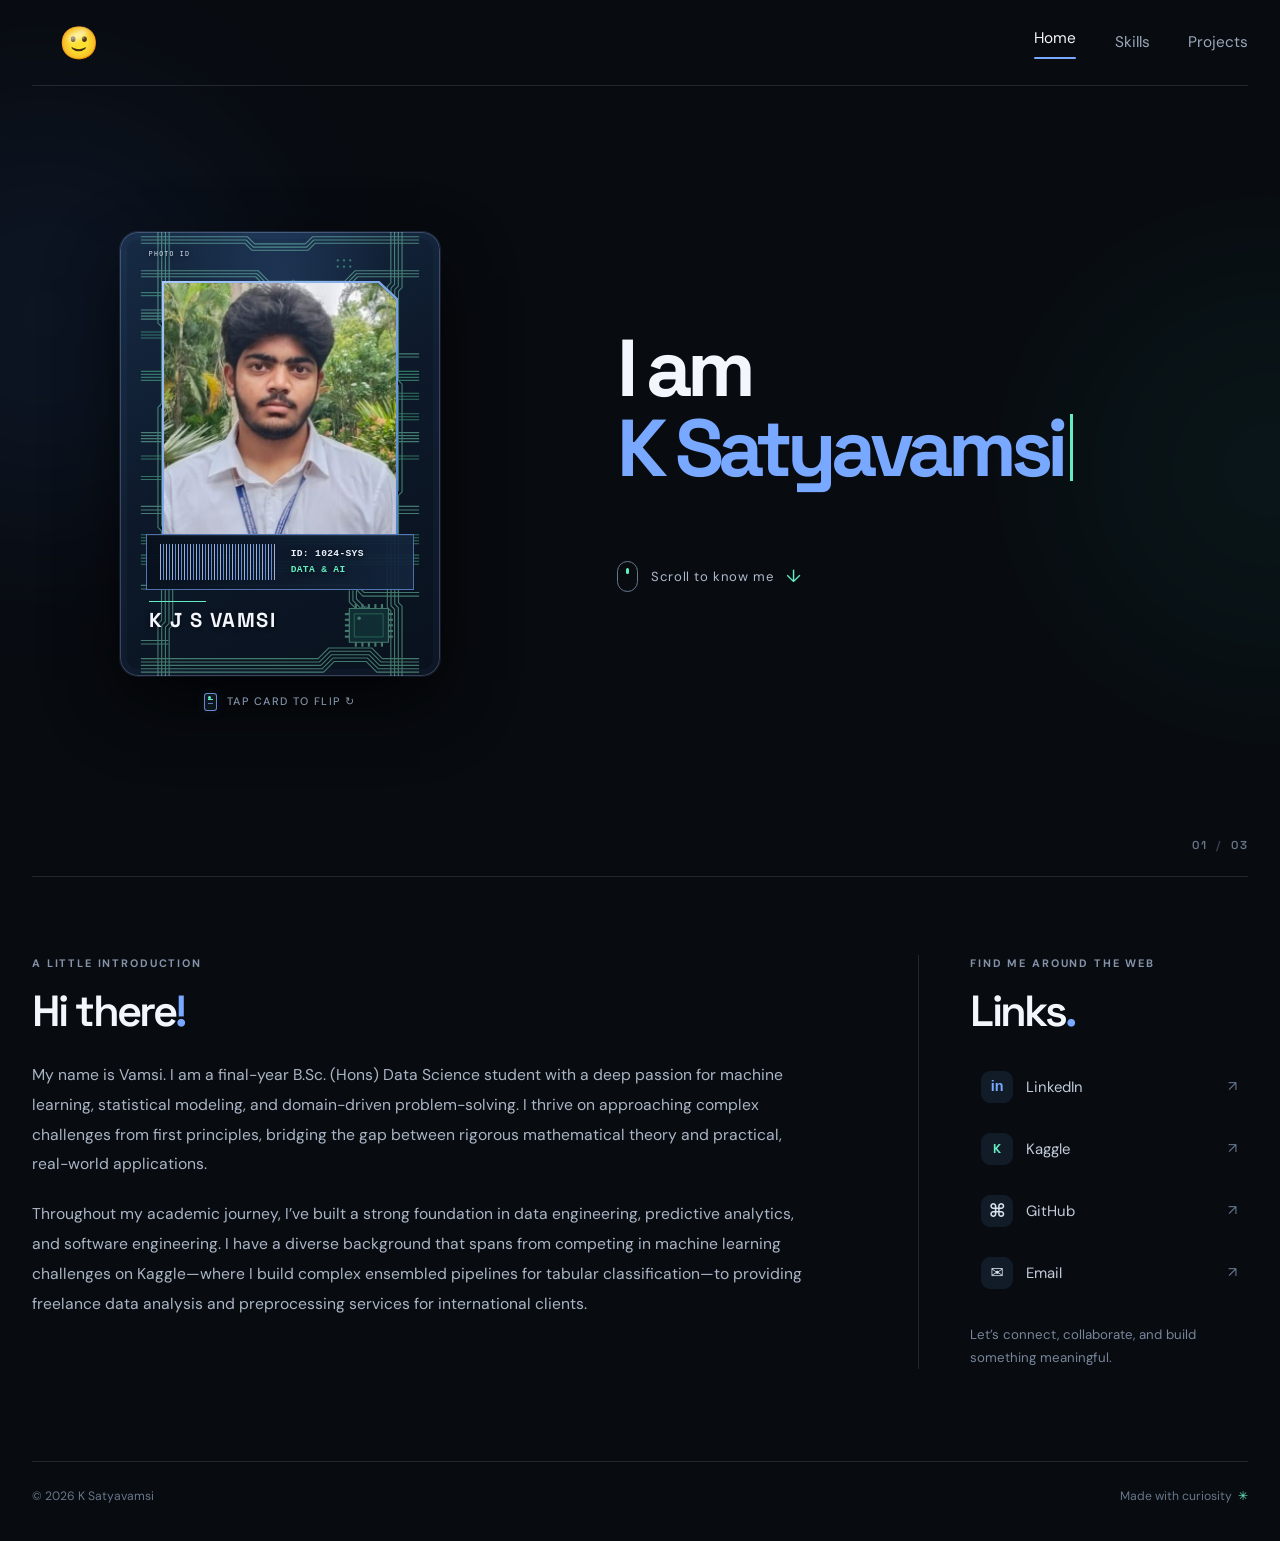
<file: index.html>
<!doctype html>
<html lang="en">
<head>
  <meta charset="utf-8" />
  <meta name="viewport" content="width=device-width, initial-scale=1" />
  <meta name="description" content="K Satyavamsi — Data Science student, AI/ML enthusiast and curious problem solver." />
  <meta name="theme-color" content="#080b10" />
  <title>K Satyavamsi — Data Science & Machine Learning</title>
  <link rel="preconnect" href="https://fonts.googleapis.com">
  <link rel="preconnect" href="https://fonts.gstatic.com" crossorigin>
  <link href="https://fonts.googleapis.com/css2?family=DM+Sans:wght@400;500;600;700&family=Space+Grotesk:wght@400;500;600;700&display=swap" rel="stylesheet">
  <link rel="stylesheet" href="/styles.css?v=portfolio-card-3" />
</head>
<body>
  <div class="ambient ambient-one" aria-hidden="true"></div>
  <div class="ambient ambient-two" aria-hidden="true"></div>
  <header class="site-header">
    <div class="mood-control">
      <button class="mood-face" id="mood-face" type="button" aria-label="Click 7 times" title="A little secret"><span class="mood-face-emoji" id="mood-face-emoji" aria-hidden="true">
<span class="normal-face-glyph" aria-hidden="true">🙂</span>
<span class="angry-face-glyph" aria-hidden="true"><svg viewBox="0 0 48 48" class="red-devil-face"><path d="M8 18 6 5q8 2 13 9M40 18l2-13q-8 2-13 9" fill="#ed3434" stroke="#8f171d" stroke-width="1.5" stroke-linejoin="round"/><circle cx="24" cy="26" r="18" fill="#f0443e" stroke="#a51d27" stroke-width="2"/><ellipse cx="17" cy="23" rx="3.4" ry="4.2" fill="#fff"/><ellipse cx="31" cy="23" rx="3.4" ry="4.2" fill="#fff"/><circle cx="18" cy="24" r="1.8" fill="#15232b"/><circle cx="30" cy="24" r="1.8" fill="#15232b"/><path d="M13 30q11 12 22 0" fill="none" stroke="#5a1018" stroke-width="3.2" stroke-linecap="round"/><path d="M18 33q6 4 12 0" fill="none" stroke="#ffb0a8" stroke-width="2" stroke-linecap="round"/></svg></span></span></button>
      <span class="mood-count-number" id="mood-count-number" aria-live="polite">0</span>
    </div>
    <div class="red-mode-message" id="red-mode-message" role="status" aria-live="polite">YOU ENTERED RED MODE</div>
    <nav aria-label="Primary navigation">
      <a class="nav-link active" href="#home" aria-current="page">Home</a>
      <a class="nav-link" href="/skills.html">Skills</a>
      <a class="nav-link" href="/projects.html">Projects</a>
    </nav>
  </header>

  <main>
    <section class="hero" id="home" aria-labelledby="hero-title">
      <div class="portrait-wrap">
        <div class="flip" id="flip" role="button" tabindex="0" aria-pressed="false" aria-label="ID card for K J S Vamsi. Press to flip.">
  <div class="flip-inner">

    <section class="face front" aria-label="Front">
      <span class="f-label">PHOTO ID</span>
      <div class="f-photo"><div>
        <svg viewBox="0 0 120 140" aria-hidden="true"><circle cx="60" cy="50" r="26"/><path d="M10 140c2-38 20-58 50-58s48 20 50 58z"/></svg>
        <!-- in your repo use src="photo.jpg" (the preview below has the photo embedded) -->
        <img src="[data-uri]" alt="K J S Vamsi">
      </div></div>
      <div class="f-code" aria-hidden="true">
        <div class="f-bars"></div>
        <div class="f-codetxt">ID: 1024-SYS<em>DATA &amp; AI</em></div>
      </div>
      <span class="f-rule" aria-hidden="true"></span>
      <h3 class="f-name">K J S VAMSI</h3>
    </section>

    <section class="face back" aria-label="Back">
      <h3 class="b-cta">HIRE ME<br>&amp; FILL<br>THIS IN</h3>
    </section>

  </div>
</div>
<div class="flip-footer"><span class="flip-card-symbol" aria-hidden="true"></span><span class="flip-hint">TAP CARD TO FLIP ↻</span></div>
      </div>

      <div class="hero-copy">
        <h1 id="hero-title"><span class="fixed-intro">I am</span><span class="type-line"><span id="typed-text" aria-label="K Satyavamsi">K Satyavamsi</span><span class="type-cursor" aria-hidden="true"></span></span></h1>
        <a class="scroll-cue" href="#about"><span class="scroll-icon" aria-hidden="true"></span><span>Scroll to know me</span><span class="scroll-arrow">↓</span></a>
      </div>
      <div class="hero-index" aria-hidden="true">01 <span>/</span> 03</div>
    </section>

    <section class="about-section" id="about" aria-labelledby="about-title">
      <div class="about-main">
        <div class="section-kicker">A LITTLE INTRODUCTION</div>
        <h2 id="about-title">Hi there<span class="accent-period">!</span></h2>
        <div class="about-copy">
          <p>My name is Vamsi. I am a final-year B.Sc. (Hons) Data Science student with a deep passion for machine learning, statistical modeling, and domain-driven problem-solving. I thrive on approaching complex challenges from first principles, bridging the gap between rigorous mathematical theory and practical, real-world applications.</p>
          <p>Throughout my academic journey, I’ve built a strong foundation in data engineering, predictive analytics, and software engineering. I have a diverse background that spans from competing in machine learning challenges on Kaggle—where I build complex ensembled pipelines for tabular classification—to providing freelance data analysis and preprocessing services for international clients.</p>
        </div>
      </div>

      <aside class="links-panel" id="contact" aria-labelledby="links-title">
        <div class="section-kicker">FIND ME AROUND THE WEB</div>
        <h2 id="links-title">Links<span class="accent-period">.</span></h2>
        <div class="social-links">
          <a class="social-link" href="https://www.linkedin.com/in/kurasala-satyavamsi" target="_blank" rel="noreferrer" aria-label="LinkedIn profile">
            <span class="social-icon linkedin">in</span><span class="social-label">LinkedIn</span><span class="external-arrow">↗</span>
          </a>
          <a class="social-link" href="https://www.kaggle.com/lostbolt" target="_blank" rel="noreferrer" aria-label="Kaggle profile">
            <span class="social-icon kaggle">K</span><span class="social-label">Kaggle</span><span class="external-arrow">↗</span>
          </a>
          <a class="social-link" href="https://github.com/jayadevuha-ui" target="_blank" rel="noreferrer" aria-label="GitHub profile">
            <span class="social-icon github">⌘</span><span class="social-label">GitHub</span><span class="external-arrow">↗</span>
          </a>
          <a class="social-link" href="mailto:vamsi@vamsi.tech">
            <span class="social-icon email">✉</span><span class="social-label">Email</span><span class="external-arrow">↗</span>
          </a>
        </div>
        <p class="links-note">Let’s connect, collaborate, and build something meaningful.</p>
      </aside>
    </section>


  </main>

  <footer class="site-footer">
    <span>© <span id="year"></span> K Satyavamsi</span>
    <span>Made with curiosity <span class="footer-spark">✳</span></span>
  </footer>
  <script src="/script.js?v=portfolio-card-3"></script>
</body>
</html>
</file>
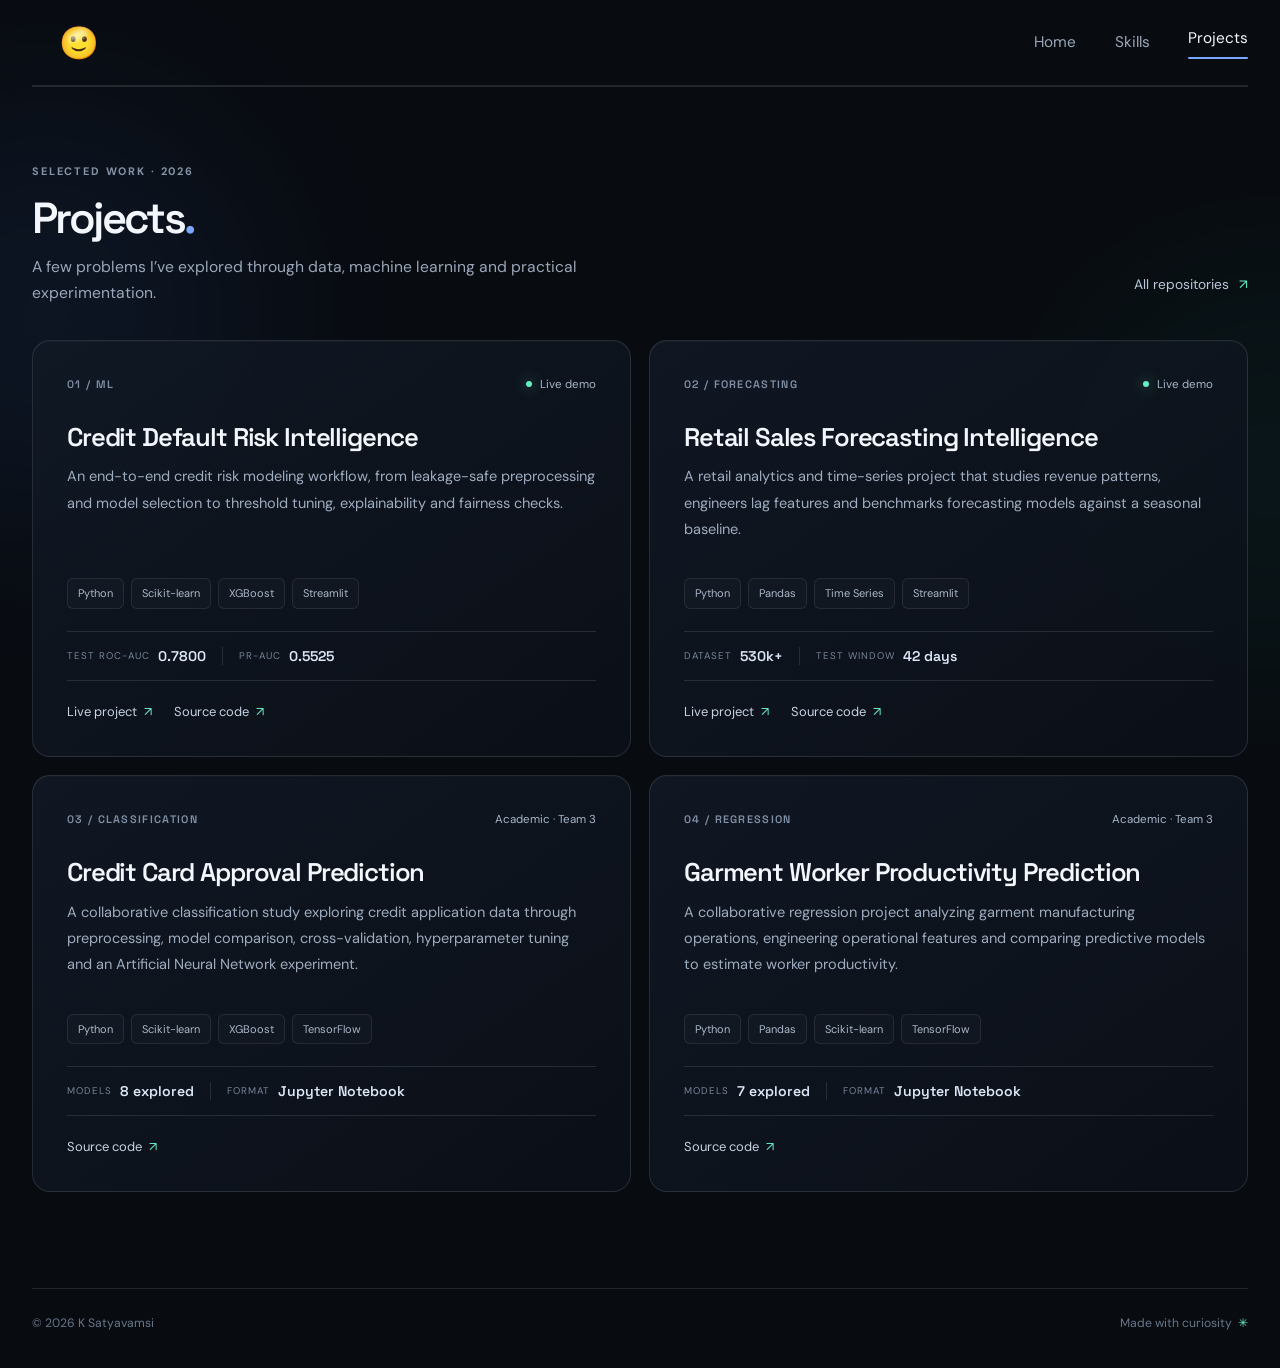
<file: projects.html>
<!doctype html>
<html lang="en">
<head>
  <meta charset="utf-8" />
  <meta name="viewport" content="width=device-width, initial-scale=1" />
  <meta name="description" content="Selected data science and machine learning projects by K Satyavamsi." />
  <meta name="theme-color" content="#080b10" />
  <title>Projects — K Satyavamsi</title>
  <link rel="preconnect" href="https://fonts.googleapis.com">
  <link rel="preconnect" href="https://fonts.gstatic.com" crossorigin>
  <link href="https://fonts.googleapis.com/css2?family=DM+Sans:wght@400;500;600;700&family=Space+Grotesk:wght@400;500;600;700&display=swap" rel="stylesheet">
  <link rel="stylesheet" href="/styles.css?v=facefix1" />
</head>
<body class="projects-page">
  <div class="ambient ambient-one" aria-hidden="true"></div>
  <div class="ambient ambient-two" aria-hidden="true"></div>
  <header class="site-header">
    <div class="mood-control">
      <button class="mood-face" id="mood-face" type="button" aria-label="Click 7 times" title="A little secret"><span class="mood-face-emoji" id="mood-face-emoji" aria-hidden="true">
<span class="normal-face-glyph" aria-hidden="true">🙂</span>
<span class="angry-face-glyph" aria-hidden="true"><svg viewBox="0 0 48 48" class="red-devil-face"><path d="M8 18 6 5q8 2 13 9M40 18l2-13q-8 2-13 9" fill="#ed3434" stroke="#8f171d" stroke-width="1.5" stroke-linejoin="round"/><circle cx="24" cy="26" r="18" fill="#f0443e" stroke="#a51d27" stroke-width="2"/><ellipse cx="17" cy="23" rx="3.4" ry="4.2" fill="#fff"/><ellipse cx="31" cy="23" rx="3.4" ry="4.2" fill="#fff"/><circle cx="18" cy="24" r="1.8" fill="#15232b"/><circle cx="30" cy="24" r="1.8" fill="#15232b"/><path d="M13 30q11 12 22 0" fill="none" stroke="#5a1018" stroke-width="3.2" stroke-linecap="round"/><path d="M18 33q6 4 12 0" fill="none" stroke="#ffb0a8" stroke-width="2" stroke-linecap="round"/></svg></span></span></button>
      <span class="mood-count-number" id="mood-count-number" aria-live="polite">0</span>
    </div>
    <div class="red-mode-message" id="red-mode-message" role="status" aria-live="polite">YOU ENTERED RED MODE</div>
    <nav aria-label="Primary navigation">
      <a class="nav-link" href="/index.html">Home</a>
      <a class="nav-link" href="/skills.html">Skills</a>
      <a class="nav-link active" href="/projects.html" aria-current="page">Projects</a>
    </nav>
  </header>
  <main class="projects-main">
    <section class="projects-section" id="projects" aria-labelledby="projects-title">
      <div class="projects-heading">
        <div>
          <div class="section-kicker">SELECTED WORK · 2026</div>
          <h2 id="projects-title">Projects<span class="accent-period">.</span></h2>
          <p class="projects-intro">A few problems I’ve explored through data, machine learning and practical experimentation.</p>
        </div>
        <a class="all-projects-link" href="https://github.com/jayadevuha-ui?tab=repositories" target="_blank" rel="noreferrer">All repositories <span>↗</span></a>
      </div>

      <div class="project-grid">
        <article class="project-card">
          <div class="project-card-top">
            <span class="project-number">01 / ML</span>
            <span class="project-status"><span class="status-dot"></span> Live demo</span>
          </div>
          <h3>Credit Default Risk Intelligence</h3>
          <p class="project-description">An end-to-end credit risk modeling workflow, from leakage-safe preprocessing and model selection to threshold tuning, explainability and fairness checks.</p>
          <div class="project-tags">
            <span>Python</span><span>Scikit-learn</span><span>XGBoost</span><span>Streamlit</span>
          </div>
          <div class="project-result"><span>TEST ROC-AUC</span><strong>0.7800</strong><span class="result-divider"></span><span>PR-AUC</span><strong>0.5525</strong></div>
          <div class="project-actions">
            <a href="https://credit-default-risk-intelligence-69rgyefwwpr9jcnefo2ism.streamlit.app" target="_blank" rel="noreferrer">Live project <span>↗</span></a>
            <a href="https://github.com/jayadevuha-ui/credit-default-risk-intelligence" target="_blank" rel="noreferrer">Source code <span>↗</span></a>
          </div>
        </article>

        <article class="project-card">
          <div class="project-card-top">
            <span class="project-number">02 / FORECASTING</span>
            <span class="project-status"><span class="status-dot"></span> Live demo</span>
          </div>
          <h3>Retail Sales Forecasting Intelligence</h3>
          <p class="project-description">A retail analytics and time-series project that studies revenue patterns, engineers lag features and benchmarks forecasting models against a seasonal baseline.</p>
          <div class="project-tags">
            <span>Python</span><span>Pandas</span><span>Time Series</span><span>Streamlit</span>
          </div>
          <div class="project-result"><span>DATASET</span><strong>530k+</strong><span class="result-divider"></span><span>TEST WINDOW</span><strong>42 days</strong></div>
          <div class="project-actions">
            <a href="https://retail-sales-forecasting-intelligence-3gt7qsyapxmpho4w7rquft.streamlit.app" target="_blank" rel="noreferrer">Live project <span>↗</span></a>
            <a href="https://github.com/jayadevuha-ui/retail-sales-forecasting-intelligence" target="_blank" rel="noreferrer">Source code <span>↗</span></a>
          </div>
        </article>
 
        <article class="project-card">
          <div class="project-card-top">
            <span class="project-number">03 / CLASSIFICATION</span>
            <span class="project-status">Academic · Team 3</span>
          </div>
          <h3>Credit Card Approval Prediction</h3>
          <p class="project-description">A collaborative classification study exploring credit application data through preprocessing, model comparison, cross-validation, hyperparameter tuning and an Artificial Neural Network experiment.</p>
          <div class="project-tags">
            <span>Python</span><span>Scikit-learn</span><span>XGBoost</span><span>TensorFlow</span>
          </div>
          <div class="project-result"><span>MODELS</span><strong>8 explored</strong><span class="result-divider"></span><span>FORMAT</span><strong>Jupyter Notebook</strong></div>
          <div class="project-actions">
            <a href="https://github.com/jayadevuha-ui/credit-card-approval-prediction" target="_blank" rel="noreferrer">Source code <span>↗</span></a>
          </div>
        </article>

        <article class="project-card">
          <div class="project-card-top">
            <span class="project-number">04 / REGRESSION</span>
            <span class="project-status">Academic · Team 3</span>
          </div>
          <h3>Garment Worker Productivity Prediction</h3>
          <p class="project-description">A collaborative regression project analyzing garment manufacturing operations, engineering operational features and comparing predictive models to estimate worker productivity.</p>
          <div class="project-tags">
            <span>Python</span><span>Pandas</span><span>Scikit-learn</span><span>TensorFlow</span>
          </div>
          <div class="project-result"><span>MODELS</span><strong>7 explored</strong><span class="result-divider"></span><span>FORMAT</span><strong>Jupyter Notebook</strong></div>
          <div class="project-actions">
            <a href="https://github.com/jayadevuha-ui/Garment-worker-productivity-prediction" target="_blank" rel="noreferrer">Source code <span>↗</span></a>
          </div>
        </article>

      </div>
    </section>
  </main>
  <footer class="site-footer">
    <span>© <span id="year"></span> K Satyavamsi</span>
    <span>Made with curiosity <span class="footer-spark">✳</span></span>
  </footer>
  <script src="/script.js?v=facefix1"></script>
</body>
</html>
</file>
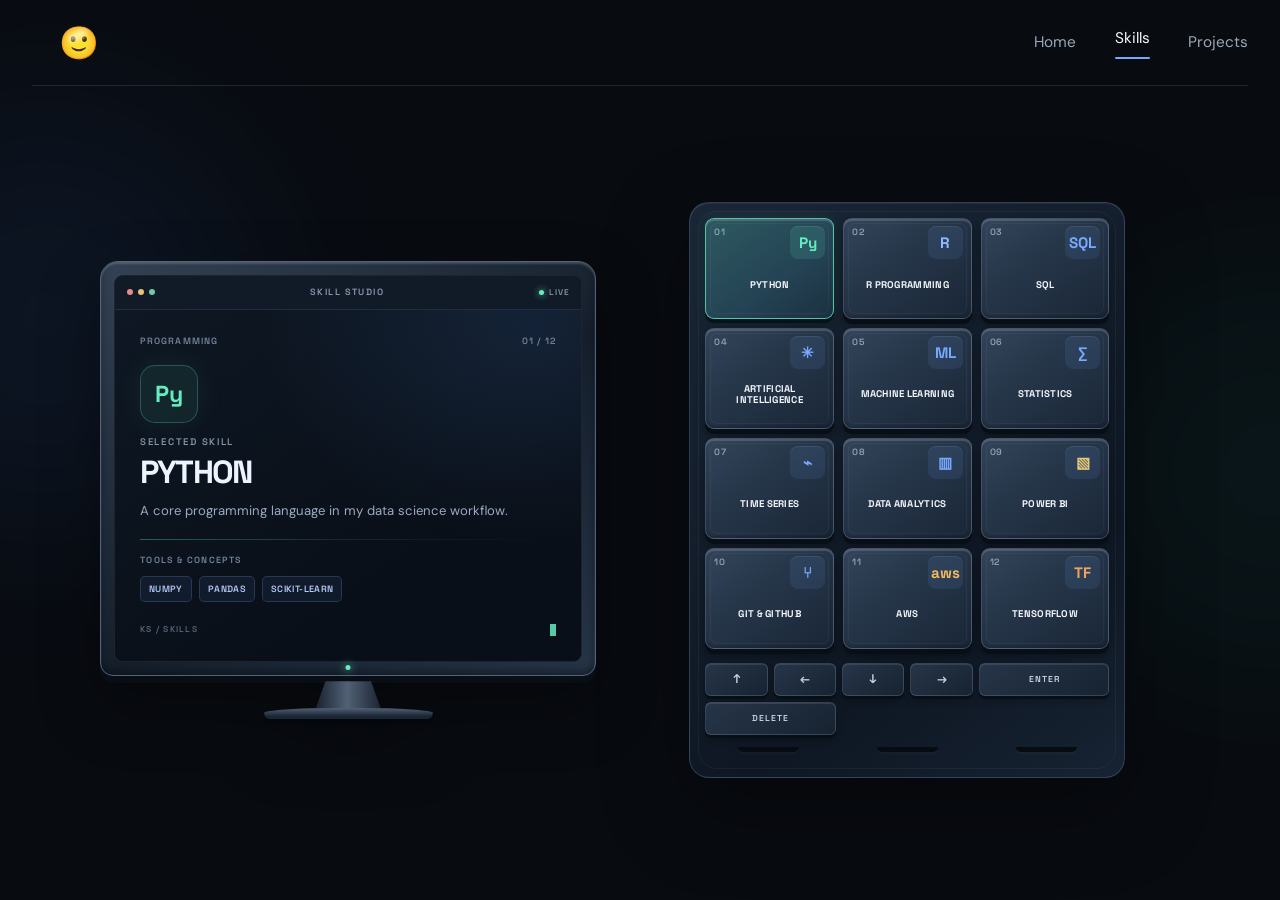
<file: skills.html>
<!doctype html>
<html lang="en"><head>
<meta charset="utf-8"><meta name="viewport" content="width=device-width,initial-scale=1">
<meta name="theme-color" content="#080b10"><meta name="description" content="K Satyavamsi — Skills and technologies">
<title>Skills — K Satyavamsi</title>
<link rel="preconnect" href="https://fonts.googleapis.com"><link rel="preconnect" href="https://fonts.gstatic.com" crossorigin>
<link href="https://fonts.googleapis.com/css2?family=DM+Sans:wght@400;500;600;700&family=Space+Grotesk:wght@400;500;600;700&display=swap" rel="stylesheet">
<link rel="stylesheet" href="/styles.css?v=facefix1"><link rel="stylesheet" href="skills.css"></head>
<body class="skills-page"><div class="ambient ambient-one" aria-hidden="true"></div><div class="ambient ambient-two" aria-hidden="true"></div>
<header class="site-header">
    <div class="mood-control">
      <button class="mood-face" id="mood-face" type="button" aria-label="Click 7 times" title="A little secret"><span class="mood-face-emoji" id="mood-face-emoji" aria-hidden="true">
<span class="normal-face-glyph" aria-hidden="true">🙂</span>
<span class="angry-face-glyph" aria-hidden="true"><svg viewBox="0 0 48 48" class="red-devil-face"><path d="M8 18 6 5q8 2 13 9M40 18l2-13q-8 2-13 9" fill="#ed3434" stroke="#8f171d" stroke-width="1.5" stroke-linejoin="round"/><circle cx="24" cy="26" r="18" fill="#f0443e" stroke="#a51d27" stroke-width="2"/><ellipse cx="17" cy="23" rx="3.4" ry="4.2" fill="#fff"/><ellipse cx="31" cy="23" rx="3.4" ry="4.2" fill="#fff"/><circle cx="18" cy="24" r="1.8" fill="#15232b"/><circle cx="30" cy="24" r="1.8" fill="#15232b"/><path d="M13 30q11 12 22 0" fill="none" stroke="#5a1018" stroke-width="3.2" stroke-linecap="round"/><path d="M18 33q6 4 12 0" fill="none" stroke="#ffb0a8" stroke-width="2" stroke-linecap="round"/></svg></span></span></button>
      <span class="mood-count-number" id="mood-count-number" aria-live="polite">0</span>
    </div>
    <div class="red-mode-message" id="red-mode-message" role="status" aria-live="polite">YOU ENTERED RED MODE</div><nav aria-label="Primary navigation">
<a class="nav-link" href="/index.html">Home</a><a class="nav-link active" href="/skills.html" aria-current="page">Skills</a><a class="nav-link" href="/projects.html">Projects</a>
</nav></header>
<main class="skills-main"><section class="skills-workspace" aria-label="Interactive skills workstation">
<aside class="mini-desktop" aria-label="Selected skill information">
<div class="monitor-frame"><div class="monitor-bezel">
<div class="monitor-toolbar"><span class="monitor-dots"><i></i><i></i><i></i></span><span class="monitor-app-label">SKILL STUDIO</span><span class="monitor-live"><i></i> LIVE</span></div>
<div class="monitor-screen" aria-live="polite" aria-atomic="true">
<div class="screen-topline"><span id="screen-category">PROGRAMMING</span><span id="screen-index">01 / 12</span></div>
<div class="screen-icon" id="screen-icon">Py</div><div class="screen-label">SELECTED SKILL</div>
<h2 id="screen-title">PYTHON</h2><p id="screen-description">A core programming language in my data science workflow.</p>
<div class="screen-divider"></div><div class="screen-tools-label">TOOLS &amp; CONCEPTS</div>
<div class="screen-tags" id="screen-tags"><span>NUMPY</span><span>PANDAS</span><span>SCIKIT-LEARN</span></div>
<div class="screen-footer"><span>KS / SKILLS</span><span class="screen-cursor"></span></div>
<div class="noise-overlay" id="noise-overlay" aria-hidden="true"></div>
</div></div></div><div class="monitor-neck"></div><div class="monitor-stand"></div>
</aside>
<section class="keypad-section" aria-label="Interactive skills keypad">
<div class="keypad-shell"><div class="keypad-inner"><div class="keypad-grid">
<button class="skill-key key-python" type="button" data-skill="python" aria-pressed="true"><span class="key-top"><span class="key-number"></span><span class="key-symbol python-symbol">Py</span></span><span class="key-name">Python</span></button>
<button class="skill-key" type="button" data-skill="r" aria-pressed="false"><span class="key-top"><span class="key-number"></span><span class="key-symbol r-symbol">R</span></span><span class="key-name">R Programming</span></button>
<button class="skill-key" type="button" data-skill="sql" aria-pressed="false"><span class="key-top"><span class="key-number"></span><span class="key-symbol sql-symbol">SQL</span></span><span class="key-name">SQL</span></button>
<button class="skill-key" type="button" data-skill="ai" aria-pressed="false"><span class="key-top"><span class="key-number"></span><span class="key-symbol ai-symbol">✳</span></span><span class="key-name">Artificial Intelligence</span></button>
<button class="skill-key" type="button" data-skill="ml" aria-pressed="false"><span class="key-top"><span class="key-number"></span><span class="key-symbol ml-symbol">ML</span></span><span class="key-name">Machine Learning</span></button>
<button class="skill-key" type="button" data-skill="statistics" aria-pressed="false"><span class="key-top"><span class="key-number"></span><span class="key-symbol stats-symbol">∑</span></span><span class="key-name">Statistics</span></button>
<button class="skill-key" type="button" data-skill="timeseries" aria-pressed="false"><span class="key-top"><span class="key-number"></span><span class="key-symbol time-symbol">⌁</span></span><span class="key-name">Time Series</span></button>
<button class="skill-key" type="button" data-skill="analytics" aria-pressed="false"><span class="key-top"><span class="key-number"></span><span class="key-symbol analytics-symbol">▥</span></span><span class="key-name">Data Analytics</span></button>
<button class="skill-key" type="button" data-skill="powerbi" aria-pressed="false"><span class="key-top"><span class="key-number"></span><span class="key-symbol bi-symbol">▧</span></span><span class="key-name">Power BI</span></button>
<button class="skill-key" type="button" data-skill="git" aria-pressed="false"><span class="key-top"><span class="key-number"></span><span class="key-symbol git-symbol">⑂</span></span><span class="key-name">Git &amp; GitHub</span></button>
<button class="skill-key" type="button" data-skill="aws" aria-pressed="false"><span class="key-top"><span class="key-number"></span><span class="key-symbol aws-symbol">aws</span></span><span class="key-name">AWS</span></button>
<button class="skill-key" type="button" data-skill="tensorflow" aria-pressed="false"><span class="key-top"><span class="key-number"></span><span class="key-symbol tf-symbol">TF</span></span><span class="key-name">TensorFlow</span></button>
</div>
</div>
<div class="keyboard-controls" aria-label="Keyboard controls">
<button class="control-key arrow-up" type="button" data-action="up" aria-label="Previous skill">↑</button>
<button class="control-key arrow-left" type="button" data-action="left" aria-label="Previous skill">←</button>
<button class="control-key arrow-down" type="button" data-action="down" aria-label="Next skill">↓</button>
<button class="control-key arrow-right" type="button" data-action="right" aria-label="Next skill">→</button>
<button class="control-key enter-key" type="button" data-action="home">ENTER</button>
<button class="control-key delete-key" type="button" data-action="noise">DELETE</button>
</div>
<div class="keypad-base"><span></span><span></span><span></span></div>
</div></div></section>
</section></main><script src="/script.js?v=facefix1"></script><script src="skills.js"></script></body></html>
</file>
<file: styles.css>
:root {
  color-scheme: dark;
  --bg: #080b10;
  --panel: #0e131c;
  --line: rgba(225, 234, 247, .12);
  --text: #f3f6fc;
  --muted: #9aa7b8;
  --soft: #6f7d91;
  --blue: #78a8ff;
  --mint: #64edc1;
  --max: 1440px;
}
* { box-sizing: border-box; }
html { scroll-behavior: smooth; scroll-padding-top: 90px; }
body {
  margin: 0; min-height: 100vh; overflow-x: hidden; position: relative;
  background: var(--bg); color: var(--text);
  font-family: "DM Sans", system-ui, sans-serif; line-height: 1.65;
}
a { color: inherit; text-decoration: none; }
.ambient { position: absolute; pointer-events: none; filter: blur(90px); opacity: .12; z-index: -1; border-radius: 50%; }
.ambient-one { width: 430px; height: 430px; top: 100px; left: -170px; background: #315da7; }
.ambient-two { width: 420px; height: 420px; top: 260px; right: -200px; background: #1a8c78; opacity: .08; }
.site-header {
  width: min(calc(100% - 64px), var(--max)); height: 86px; margin: 0 auto;
  display: flex; align-items: center; justify-content: flex-end; gap: 30px;
  border-bottom: 1px solid var(--line); position: relative; z-index: 5;
}
nav { display: flex; align-items: center; gap: clamp(22px, 3vw, 46px); }
.nav-link { color: var(--muted); font-size: .96rem; transition: color .2s ease; }
.nav-link:hover, .nav-link.active { color: var(--text); }
.nav-link.active::after { content: ""; display: block; height: 2px; width: 100%; margin-top: 5px; background: var(--blue); border-radius: 4px; }
.coming-soon { opacity: .76; }
.hero {
  width: min(calc(100% - 64px), var(--max)); min-height: min(790px, calc(100svh - 86px));
  margin: 0 auto; padding: 62px 0 78px; display: grid;
  grid-template-columns: minmax(330px, .88fr) minmax(0, 1.12fr);
  align-items: center; gap: clamp(48px, 7vw, 112px); position: relative;
}
.portrait-wrap { width: 100%; max-width: 500px; justify-self: center; }
.portrait-frame {
  min-height: 500px; aspect-ratio: 4 / 4.65; position: relative; overflow: hidden;
  border: 1px solid rgba(157,181,216,.24); border-radius: 26px;
  background: linear-gradient(145deg, #172333 0%, #101925 48%, #0b111a 100%);
  box-shadow: 0 35px 100px rgba(0,0,0,.32), inset 0 1px rgba(255,255,255,.04);
}
.portrait-frame::before, .portrait-frame::after {
  content: ""; position: absolute; border-radius: 50%; pointer-events: none;
}
.portrait-frame::before { width: 390px; height: 390px; top: 5%; left: 50%; transform: translateX(-50%); background: rgba(91,137,207,.13); filter: blur(20px); }
.portrait-frame::after { width: 260px; height: 260px; bottom: -100px; right: -70px; background: rgba(100,237,193,.09); filter: blur(24px); }
.portrait-glow { position: absolute; inset: 12px; border: 1px solid rgba(255,255,255,.055); border-radius: 18px; }
.portrait-placeholder { position: absolute; inset: 0; display: flex; flex-direction: column; justify-content: center; align-items: center; gap: 10px; color: #8798ae; }
.portrait-placeholder svg { width: 108px; height: 108px; fill: none; stroke: #7187a5; stroke-width: 2; opacity: .72; margin-bottom: 10px; }
.placeholder-title { font: 600 .8rem "Space Grotesk", sans-serif; letter-spacing: .22em; color: #b4c2d5; }
.placeholder-subtitle { font-size: .78rem; color: #718198; }
.photo-corner { position: absolute; width: 28px; height: 28px; border-color: var(--mint); opacity: .8; }
.corner-tl { top: 24px; left: 24px; border-top: 2px solid; border-left: 2px solid; border-radius: 5px 0 0; }
.corner-br { bottom: 24px; right: 24px; border-bottom: 2px solid; border-right: 2px solid; border-radius: 0 0 5px; }
.portrait-caption { display: flex; align-items: center; gap: 9px; margin: 17px 4px 0; color: var(--soft); font-size: .77rem; letter-spacing: .035em; }
.caption-dot, .status-dot { width: 7px; height: 7px; display: inline-block; flex: 0 0 auto; border-radius: 50%; background: var(--mint); box-shadow: 0 0 13px rgba(100,237,193,.65); }
.hero-copy { min-width: 0; padding: 12px 0 28px; }
h1 { margin: 0; font: 700 clamp(3.5rem, 6.3vw, 6.5rem)/.99 "Space Grotesk", sans-serif; letter-spacing: -.075em; }
.fixed-intro { display: block; color: var(--text); }
.type-line { display: block; min-height: 1.12em; color: var(--blue); overflow-wrap: normal; word-break: normal; }
#typed-text { display: inline; }
.type-cursor { display: inline-block; width: 3px; height: .83em; margin-left: 8px; background: var(--mint); vertical-align: -.06em; white-space: nowrap; animation: blink .82s steps(2, start) infinite; }
@keyframes blink { to { visibility: hidden; } }
.hero-note { margin: 28px 0 0; color: var(--muted); font-size: clamp(1rem, 1.4vw, 1.15rem); letter-spacing: .01em; }
.scroll-cue { display: inline-flex; align-items: center; gap: 13px; margin-top: 62px; color: #aebacc; font-size: .82rem; letter-spacing: .045em; }
.scroll-icon { width: 21px; height: 31px; border: 1px solid #68788d; border-radius: 99px; position: relative; }
.scroll-icon::after { content: ""; position: absolute; width: 3px; height: 6px; top: 6px; left: 8px; border-radius: 3px; background: var(--mint); animation: scroll-dot 1.5s ease-in-out infinite; }
@keyframes scroll-dot { 0%,100% { transform: translateY(0); opacity: 1; } 70% { transform: translateY(9px); opacity: .2; } }
.scroll-arrow { color: var(--mint); font-size: 1.1rem; transition: transform .2s ease; }
.scroll-cue:hover .scroll-arrow { transform: translateY(4px); }
.hero-index { position: absolute; bottom: 24px; right: 0; color: #66758a; font: 600 .72rem "Space Grotesk", sans-serif; letter-spacing: .12em; }
.hero-index span { color: #364355; padding: 0 5px; }
.about-section {
  width: min(calc(100% - 64px), var(--max)); margin: 0 auto; padding: 78px 0 92px;
  border-top: 1px solid var(--line); display: grid; grid-template-columns: minmax(0, 1.9fr) minmax(250px, .8fr); gap: clamp(48px, 8vw, 120px);
}
.section-kicker { color: #8493a7; font-size: .68rem; font-weight: 700; letter-spacing: .17em; }
.about-main h2, .links-panel h2 { margin: 15px 0 25px; font: 600 clamp(2.2rem, 3.4vw, 3.25rem)/1.08 "Space Grotesk", sans-serif; letter-spacing: -.06em; }
.accent-period { color: var(--blue); }
.about-copy { max-width: 850px; color: #aab5c5; font-size: clamp(.98rem, 1.2vw, 1.07rem); line-height: 1.9; }
.about-copy p { margin: 0 0 20px; }
.links-panel { padding-left: clamp(30px, 4vw, 58px); border-left: 1px solid var(--line); }
.links-panel h2 { margin-bottom: 25px; }
.social-links { display: grid; gap: 8px; }
.social-link {
  display: flex; align-items: center; gap: 13px; min-height: 54px; padding: 8px 10px;
  border: 1px solid transparent; border-radius: 11px; color: #c3ccda; transition: .2s ease;
}
.social-link:hover { border-color: var(--line); background: rgba(255,255,255,.025); transform: translateX(3px); }
.social-icon { width: 32px; height: 32px; display: grid; place-items: center; border-radius: 9px; background: #121b28; color: var(--blue); font-weight: 700; font-size: .9rem; }
.social-icon.linkedin { font-family: Arial, sans-serif; }
.social-icon.kaggle { color: var(--mint); font: 700 .8rem "Space Grotesk", sans-serif; }
.social-icon.github { color: #d8e1ef; font-size: 1.15rem; }
.social-icon.email { color: #d8e1ef; font-size: 1rem; }
.social-label { flex: 1; font-size: .93rem; }
.external-arrow { color: #66778e; font-size: .9rem; transition: color .2s ease; }
.social-link:hover .external-arrow { color: var(--mint); }
.links-note { margin: 24px 0 0; max-width: 270px; color: #77869a; font-size: .83rem; line-height: 1.7; }
.site-footer {
  width: min(calc(100% - 64px), var(--max)); margin: 0 auto; padding: 24px 0 35px;
  border-top: 1px solid var(--line); display: flex; justify-content: space-between; gap: 20px;
  color: #68778a; font-size: .76rem;
}
.footer-spark { color: var(--mint); padding-left: 3px; }
@media (min-width: 1500px) { .hero { min-height: 790px; } }
@media (max-width: 1000px) {
  .hero { grid-template-columns: minmax(260px, .82fr) minmax(0, 1.18fr); gap: 42px; }
  .portrait-frame { min-height: 420px; }
  h1 { font-size: clamp(3.1rem, 6.2vw, 5.2rem); }
  .about-section { gap: 48px; grid-template-columns: minmax(0, 1.5fr) minmax(220px, .8fr); }
}
@media (max-width: 720px) {
  .site-header, .hero, .about-section, .site-footer { width: min(calc(100% - 36px), var(--max)); }
  .site-header { height: 74px; }
  nav { gap: 17px; }
  .nav-link { font-size: .82rem; }
  .hero { min-height: auto; padding: 44px 0 64px; grid-template-columns: 1fr; gap: 42px; }
  .portrait-wrap { width: min(100%, 410px); }
  .portrait-frame { min-height: 0; aspect-ratio: 1 / 1.03; }
  .hero-copy { padding: 0 0 30px; }
  h1 { font-size: clamp(3.2rem, 12vw, 5.2rem); }
  .hero-note { margin-top: 19px; }
  .scroll-cue { margin-top: 36px; }
  .hero-index { bottom: 18px; }
  .about-section { padding: 60px 0 66px; grid-template-columns: 1fr; gap: 42px; }
  .about-main h2, .links-panel h2 { font-size: 2.55rem; }
  .about-copy { font-size: .98rem; line-height: 1.82; }
  .links-panel { padding: 35px 0 0; border-left: 0; border-top: 1px solid var(--line); }
  .social-links { grid-template-columns: 1fr 1fr; gap: 7px; }
  .social-link { gap: 9px; padding: 7px 5px; }
  .site-footer { padding-bottom: 28px; font-size: .7rem; }
}
@media (max-width: 390px) {
  .site-header, .hero, .about-section, .site-footer { width: calc(100% - 28px); }
  nav { gap: 12px; }
  .nav-link { font-size: .76rem; }
  .social-links { grid-template-columns: 1fr; }
}
@media (prefers-reduced-motion: reduce) {
  *, *::before, *::after { scroll-behavior: auto !important; animation-duration: .01ms !important; animation-iteration-count: 1 !important; transition-duration: .01ms !important; }
}


/* Projects */
.projects-section {
  width: min(calc(100% - 64px), var(--max)); margin: 0 auto;
  padding: 76px 0 96px; border-top: 1px solid var(--line);
}
.projects-heading { display: flex; justify-content: space-between; align-items: end; gap: 28px; margin-bottom: 34px; }
.projects-heading h2 { margin: 14px 0 12px; font: 600 clamp(2.2rem, 3.4vw, 3.25rem)/1.08 "Space Grotesk", sans-serif; letter-spacing: -.06em; }
.projects-intro { max-width: 580px; margin: 0; color: var(--muted); font-size: .98rem; }
.all-projects-link { display: inline-flex; gap: 10px; align-items: center; color: #b9c7d9; font-size: .86rem; padding: 10px 0; white-space: nowrap; transition: color .2s ease; }
.all-projects-link span, .project-actions a span { color: var(--mint); }
.all-projects-link:hover, .project-actions a:hover { color: var(--mint); }
.project-grid { display: grid; grid-template-columns: repeat(2, minmax(0, 1fr)); gap: 18px; }
.project-card {
  min-width: 0; padding: clamp(22px, 3vw, 34px); border: 1px solid var(--line);
  border-radius: 18px; background: linear-gradient(145deg, rgba(17,25,37,.88), rgba(11,16,24,.88));
  box-shadow: inset 0 1px rgba(255,255,255,.025); transition: border-color .22s ease, transform .22s ease;
}
.project-card:hover { border-color: rgba(120,168,255,.34); transform: translateY(-3px); }
.project-card-top { display: flex; justify-content: space-between; align-items: center; gap: 12px; margin-bottom: 28px; }
.project-number { color: #8090a6; font: 600 .68rem "Space Grotesk", sans-serif; letter-spacing: .12em; }
.project-status { display: inline-flex; align-items: center; gap: 8px; color: #a5b6c9; font-size: .72rem; }
.project-status .status-dot { width: 6px; height: 6px; }
.project-card h3 { margin: 0 0 12px; font: 600 clamp(1.35rem, 2vw, 1.8rem)/1.2 "Space Grotesk", sans-serif; letter-spacing: -.045em; }
.project-description { min-height: 92px; margin: 0; color: #9eacbf; font-size: .91rem; line-height: 1.8; }
.project-tags { display: flex; flex-wrap: wrap; gap: 7px; margin: 22px 0; }
.project-tags span { padding: 5px 10px; border: 1px solid rgba(225,234,247,.09); border-radius: 6px; color: #aab8ca; font-size: .69rem; background: rgba(255,255,255,.018); }
.project-result { display: flex; align-items: center; flex-wrap: wrap; gap: 8px; padding: 15px 0; border-top: 1px solid var(--line); border-bottom: 1px solid var(--line); }
.project-result > span:not(.result-divider) { color: #75859a; font-size: .61rem; letter-spacing: .1em; }
.project-result strong { color: #dce7f7; font: 600 .88rem "Space Grotesk", sans-serif; }
.result-divider { width: 1px; height: 18px; margin: 0 8px; background: var(--line); }
.project-actions { display: flex; flex-wrap: wrap; gap: 22px; padding-top: 20px; }
.project-actions a { color: #c7d3e3; font-size: .81rem; transition: color .2s ease; }
.project-actions a span { padding-left: 4px; }
@media (max-width: 1000px) {
  .project-grid { grid-template-columns: 1fr; }
  .project-description { min-height: 0; }
}
@media (max-width: 720px) {
  .projects-section { width: min(calc(100% - 36px), var(--max)); padding: 60px 0 68px; }
  .projects-heading { align-items: start; flex-direction: column; gap: 12px; margin-bottom: 25px; }
  .projects-heading h2 { font-size: 2.55rem; }
  .project-card { padding: 22px; }
}
@media (max-width: 390px) {
  .projects-section { width: calc(100% - 28px); }
  .project-result { gap: 6px; }
  .result-divider { margin: 0 3px; }
}


/* Keep page navigation above decorative layers and always interactive. */
.site-header, .site-header nav, .site-header .nav-link {
  position: relative;
  z-index: 20;
  pointer-events: auto;
}
.site-header .nav-link { display: inline-block; cursor: pointer; }


/* Hidden seven-click red mode easter egg */
.site-header { justify-content: flex-end; }
.mood-face { position:absolute; left:0; top:50%; transform:translateY(-50%); width:34px; height:34px; padding:0; display:grid; place-items:center; border:0; border-radius:50%; background:transparent; color:inherit; font:1.45rem/1 "DM Sans",sans-serif; cursor:pointer; z-index:25; transition:transform .18s ease,filter .18s ease; }
.mood-face:hover { transform:translateY(-50%) scale(1.13); filter:drop-shadow(0 0 8px rgba(255,255,255,.24)); }
.mood-face:focus-visible { outline:2px solid var(--mint); outline-offset:4px; }
.red-mode-message { position:absolute; left:50%; top:50%; transform:translate(-50%,-50%); color:#ff4b55; font:700 .72rem "Space Grotesk",sans-serif; letter-spacing:.16em; white-space:nowrap; opacity:0; visibility:hidden; transition:opacity .25s ease,visibility .25s ease; pointer-events:none; }
body.red-mode { --bg:#100708; --panel:#1b0b0e; --line:rgba(255,105,112,.2); --text:#fff1f1; --muted:#c49a9e; --soft:#a56c73; --blue:#ff5964; --mint:#ff8585; }
body.red-mode .ambient-one { background:#b51f31; opacity:.22; }
body.red-mode .ambient-two { background:#8d1423; opacity:.16; }
body.red-mode .project-card { background:linear-gradient(145deg,rgba(48,13,19,.92),rgba(23,8,12,.92)); }
body.red-mode .mood-face { filter:drop-shadow(0 0 10px rgba(255,65,75,.42)); }
body.red-mode .red-mode-message { opacity:1; visibility:visible; }
@media(max-width:720px) { .mood-face{left:0;width:30px;height:30px;font-size:1.3rem}.red-mode-message{left:42%;font-size:.56rem;letter-spacing:.08em} }
@media(max-width:390px) { .red-mode-message{left:39%;font-size:.49rem;letter-spacing:.045em} }


/* Animated smiley + seven-step unlock meter */
.mood-control { position:absolute; left:0; top:50%; transform:translateY(-50%); display:flex; align-items:center; gap:9px; z-index:26; }
.mood-face { position:relative; width:36px; height:36px; padding:0; display:grid; place-items:center; border:1px solid rgba(120,168,255,.24); border-radius:50%; background:linear-gradient(145deg,rgba(120,168,255,.12),rgba(100,237,193,.06)); color:inherit; cursor:pointer; box-shadow:0 0 18px rgba(120,168,255,.08),inset 0 1px rgba(255,255,255,.07); transition:border-color .25s ease,background .25s ease,box-shadow .25s ease; }
.mood-face:hover { border-color:rgba(100,237,193,.55); box-shadow:0 0 20px rgba(100,237,193,.16),inset 0 1px rgba(255,255,255,.1); }
.mood-face:focus-visible { outline:2px solid var(--mint); outline-offset:4px; }
.mood-face-emoji { display:block; font:1.35rem/1 "DM Sans",sans-serif; transform-origin:50% 70%; animation:smiley-float 2.8s ease-in-out infinite,smiley-blink 5.2s ease-in-out infinite; }
@keyframes smiley-float { 0%,100%{transform:translateY(0) rotate(-4deg)} 50%{transform:translateY(-3px) rotate(4deg)} }
@keyframes smiley-blink { 0%,44%,48%,100%{filter:brightness(1)} 46%{filter:brightness(.68)} }
.mood-face.is-clicked .mood-face-emoji { animation:smiley-pop .24s ease; }
@keyframes smiley-pop { 0%{transform:scale(1)} 55%{transform:scale(1.28) rotate(10deg)} 100%{transform:scale(1)} }
.mood-count { width:78px; display:flex; flex-direction:column; gap:3px; transition:opacity .2s ease,transform .2s ease; }
.mood-count-label { color:#7e91aa; font:600 .48rem "Space Grotesk",sans-serif; letter-spacing:.12em; }
.mood-count-pips { display:grid; grid-template-columns:repeat(7,1fr); gap:3px; }
.mood-count-pips i { display:block; height:4px; border-radius:5px; background:rgba(120,168,255,.18); border:1px solid rgba(120,168,255,.16); transition:background .18s ease,border-color .18s ease,box-shadow .18s ease; }
.mood-count-pips i.filled { background:var(--mint); border-color:var(--mint); box-shadow:0 0 7px rgba(100,237,193,.45); }
.mood-count-number { color:#9aabc0; font:500 .53rem "Space Grotesk",sans-serif; letter-spacing:.04em; }
.red-mode-message { position:absolute; left:50%; top:50%; transform:translate(-50%,-50%); color:#ff6570; font:700 .72rem "Space Grotesk",sans-serif; letter-spacing:.16em; white-space:nowrap; opacity:0; visibility:hidden; transition:opacity .25s ease,visibility .25s ease; pointer-events:none; }
body.red-mode .mood-face { border-color:rgba(255,99,110,.4); background:linear-gradient(145deg,rgba(255,80,90,.15),rgba(150,20,35,.1)); box-shadow:0 0 18px rgba(255,65,75,.14); }
body.red-mode .mood-face-emoji { animation:angry-float 1.8s ease-in-out infinite,angry-glow 1.2s ease-in-out infinite alternate; }
@keyframes angry-float { 0%,100%{transform:translateY(0) rotate(-5deg)} 50%{transform:translateY(-3px) rotate(5deg)} }
@keyframes angry-glow { from{filter:drop-shadow(0 0 1px rgba(255,75,85,.15))} to{filter:drop-shadow(0 0 6px rgba(255,75,85,.65))} }
body.red-mode .mood-count { opacity:0; visibility:hidden; transform:translateX(-5px); pointer-events:none; }
body.red-mode .red-mode-message { opacity:1; visibility:visible; }
@media(max-width:720px) {
 .mood-control { gap:6px; }
 .mood-face { width:31px;height:31px; }
 .mood-face-emoji { font-size:1.2rem; }
 .mood-count { width:61px; }
 .mood-count-label { font-size:.43rem; }
 .mood-count-number { font-size:.48rem; }
 .red-mode-message { left:55%; font-size:.55rem; letter-spacing:.08em; }
}
@media(max-width:390px) {
 .mood-count { width:53px; }
 .mood-count-pips { gap:2px; }
 .red-mode-message { left:56%; font-size:.48rem; letter-spacing:.035em; }
}
@media(prefers-reduced-motion:reduce) {
 .mood-face-emoji { animation:none !important; }
}


/* Minimal floating 3D smiley and plain click counter */
.mood-control {
  position:absolute; left:6px; top:50%; transform:translateY(-50%);
  display:flex; align-items:center; gap:5px; z-index:26;
}
.mood-face {
  position:relative; width:43px; height:43px; padding:0;
  display:grid; place-items:center; border:0; border-radius:50%;
  background:transparent; box-shadow:none; color:inherit; cursor:pointer;
  perspective:100px; transition:transform .2s ease;
}
.mood-face:hover { transform:translateY(-50%) scale(1.06); }
.mood-face:focus-visible { outline:1px solid var(--mint); outline-offset:3px; }
.mood-face-emoji {
  display:block; font:1.8rem/1 "DM Sans",sans-serif;
  transform-origin:50% 70%;
  filter:drop-shadow(0 3px 1px rgba(0,0,0,.32)) drop-shadow(0 0 5px rgba(100,237,193,.13));
  text-shadow:0 1px 0 rgba(255,255,255,.24),0 3px 0 rgba(0,0,0,.12);
  animation:smiley-3d-float 3s ease-in-out infinite,smiley-3d-blink 5.8s ease-in-out infinite;
}
@keyframes smiley-3d-float {
  0%,100% { transform:translateY(0) rotateY(-9deg) rotateX(3deg) rotateZ(-3deg); }
  50% { transform:translateY(-3px) rotateY(9deg) rotateX(-3deg) rotateZ(3deg); }
}
@keyframes smiley-3d-blink {
  0%,43%,47%,100% { filter:drop-shadow(0 3px 1px rgba(0,0,0,.32)) drop-shadow(0 0 5px rgba(100,237,193,.13)) brightness(1); }
  45% { filter:drop-shadow(0 3px 1px rgba(0,0,0,.32)) brightness(.78); }
}
.mood-face.is-clicked .mood-face-emoji { animation:smiley-3d-pop .28s ease; }
@keyframes smiley-3d-pop {
  0% { transform:scale(1) rotateY(0); }
  50% { transform:scale(1.22) rotateY(22deg) rotateZ(8deg); }
  100% { transform:scale(1) rotateY(0); }
}
.mood-count-number {
  min-width:10px; color:#9aabc0; font:500 .7rem "Space Grotesk",sans-serif;
  line-height:1; text-align:center; opacity:.9;
}
body.red-mode .mood-face-emoji {
  animation:angry-3d-float 1.7s ease-in-out infinite,angry-3d-glow 1.2s ease-in-out infinite alternate;
  filter:drop-shadow(0 3px 1px rgba(0,0,0,.35)) drop-shadow(0 0 7px rgba(255,75,85,.38));
}
@keyframes angry-3d-float {
  0%,100% { transform:translateY(0) rotateY(-10deg) rotateX(3deg) rotateZ(-4deg); }
  50% { transform:translateY(-3px) rotateY(10deg) rotateX(-3deg) rotateZ(4deg); }
}
@keyframes angry-3d-glow {
  from { filter:drop-shadow(0 3px 1px rgba(0,0,0,.35)) drop-shadow(0 0 3px rgba(255,75,85,.25)); }
  to { filter:drop-shadow(0 3px 1px rgba(0,0,0,.35)) drop-shadow(0 0 9px rgba(255,75,85,.7)); }
}
body.red-mode .mood-count-number { display:none; }
@media(max-width:720px) {
  .mood-control { left:5px; gap:3px; }
  .mood-face { width:39px; height:39px; }
  .mood-face-emoji { font-size:1.65rem; }
  .mood-count-number { font-size:.65rem; }
}
@media(prefers-reduced-motion:reduce) { .mood-face-emoji { animation:none !important; } }


/* True CSS-rendered 3D face: sculpted orb, raised eyes and expressive mouth */
.mood-control { left:12px; gap:6px; }
.mood-face {
  width:48px; height:48px; border:0; background:transparent; box-shadow:none;
  perspective:180px; overflow:visible;
}
.mood-face-emoji {
  position:relative; display:block; width:36px; height:36px; border-radius:50%;
  background:radial-gradient(circle at 31% 23%,#fff9d9 0 5%,#d9f6d9 17%,#8ed9c1 48%,#438d82 78%,#244b4d 100%);
  box-shadow:inset -4px -6px 9px rgba(7,22,29,.52),inset 3px 4px 7px rgba(255,255,255,.82),0 4px 0 #203c43,0 7px 10px rgba(0,0,0,.45);
  transform-style:preserve-3d; transform-origin:50% 65%;
  animation:orb-float 3.2s ease-in-out infinite,orb-turn 7s ease-in-out infinite;
}
.mood-face-emoji::before {
  content:""; position:absolute; width:19px; height:8px; left:7px; top:4px;
  border-radius:50%; background:rgba(255,255,255,.48); filter:blur(2px); transform:rotate(-28deg);
}
.face-eye {
  position:absolute; top:12px; width:5px; height:7px; border-radius:50%;
  background:radial-gradient(circle at 35% 25%,#53616a 0 10%,#101b24 38%,#02070c 100%);
  box-shadow:0 1px 1px rgba(255,255,255,.5),0 2px 2px rgba(0,0,0,.3);
}
.eye-left { left:9px; } .eye-right { right:9px; }
.face-mouth {
  position:absolute; left:10px; top:22px; width:16px; height:7px;
  border-bottom:2.5px solid #24333a; border-radius:0 0 14px 14px;
  filter:drop-shadow(0 1px 0 rgba(255,255,255,.3));
}
@keyframes orb-float { 0%,100%{ transform:translateY(0) rotateX(0deg) rotateY(-8deg) } 50%{ transform:translateY(-4px) rotateX(8deg) rotateY(9deg) } }
@keyframes orb-turn { 0%,100%{ rotate:0deg } 50%{ rotate:2deg } }
.mood-face.is-clicked .mood-face-emoji { animation:orb-pop .32s cubic-bezier(.2,.8,.2,1); }
@keyframes orb-pop { 0%{transform:scale(1) rotateY(0)} 45%{transform:scale(1.18) rotateY(24deg) rotateX(-10deg)} 100%{transform:scale(1) rotateY(0)} }
body.red-mode .mood-face-emoji {
  background:radial-gradient(circle at 30% 22%,#ffe0d4 0 4%,#ff8b80 18%,#e43d46 49%,#921e2a 79%,#4d101a 100%);
  box-shadow:inset -4px -6px 9px rgba(35,0,5,.55),inset 3px 4px 7px rgba(255,235,225,.65),0 4px 0 #50141c,0 7px 12px rgba(0,0,0,.48);
  animation:angry-orb 1.9s ease-in-out infinite;
}
body.red-mode .face-eye { top:14px; width:7px; height:5px; border-radius:50%; }
body.red-mode .eye-left { left:7px; transform:rotate(22deg); }
body.red-mode .eye-right { right:7px; transform:rotate(-22deg); }
body.red-mode .mood-face-emoji::after {
  content:""; position:absolute; top:8px; left:5px; width:12px; height:3px;
  border-radius:4px; background:#45131b; transform:rotate(22deg);
  box-shadow:13px -5px 0 -0px #45131b;
}
body.red-mode .face-mouth {
  top:22px; left:8px; width:20px; height:8px; border:1px solid #4a1119;
  border-radius:2px 2px 7px 7px; background:repeating-linear-gradient(90deg,#fff0df 0 3px,#c83a42 3px 4px);
  clip-path:polygon(0 0,20% 32%,40% 0,60% 32%,80% 0,100% 32%,100% 100%,0 100%);
}
@keyframes angry-orb { 0%,100%{transform:translateY(0) rotateX(0) rotateY(-9deg)} 50%{transform:translateY(-3px) rotateX(-7deg) rotateY(10deg)} }
@media(max-width:720px){.mood-control{left:8px}.mood-face{width:45px;height:45px}.mood-face-emoji{width:34px;height:34px}}
@media(prefers-reduced-motion:reduce){.mood-face-emoji{animation:none!important}}


/* Final alignment and sizing pass for the shared mood switch */
.site-header { position:relative; }
.site-header .mood-control {
  position:absolute; left:18px; top:50%; transform:translateY(-50%);
  display:flex; align-items:center; gap:9px; z-index:30;
}
.site-header .mood-face {
  position:relative; inset:auto; transform:none;
  flex:0 0 54px; width:54px; height:54px; padding:0;
  display:grid; place-items:center; border:0; border-radius:50%;
  background:transparent; box-shadow:none; overflow:visible; cursor:pointer;
  perspective:220px;
}
.site-header .mood-face:hover { transform:scale(1.045); }
.site-header .mood-face-emoji {
  position:relative; display:block; width:42px; height:42px; border-radius:50%;
  background:radial-gradient(circle at 30% 22%,#fffde7 0 4%,#e5f7d7 15%,#a4dfc2 42%,#5d9f91 75%,#274c50 100%);
  box-shadow:inset -5px -7px 10px rgba(7,22,29,.54),inset 4px 4px 8px rgba(255,255,255,.86),0 4px 0 #203c43,0 8px 12px rgba(0,0,0,.4);
  transform-style:preserve-3d; transform-origin:50% 65%;
  animation:orb-float-final 3.1s ease-in-out infinite;
}
.site-header .mood-face-emoji::before {
  content:""; position:absolute; left:8px; top:4px; width:21px; height:9px;
  border-radius:50%; background:rgba(255,255,255,.55); filter:blur(2px); transform:rotate(-25deg);
}
.site-header .face-eye {
  position:absolute; top:14px; width:6px; height:8px; border-radius:50%;
  background:radial-gradient(circle at 35% 25%,#63717a 0 8%,#14202a 42%,#02070c 100%);
  box-shadow:0 1px 1px rgba(255,255,255,.6),0 2px 2px rgba(0,0,0,.35);
}
.site-header .eye-left { left:11px; }
.site-header .eye-right { right:11px; }
.site-header .face-brow {
  display:none; position:absolute; z-index:2; top:9px; width:13px; height:4px;
  border-radius:4px; background:#46151c; box-shadow:0 1px 1px rgba(255,210,200,.25);
}
.site-header .face-brow.brow-left { left:7px; transform:rotate(24deg); }
.site-header .face-brow.brow-right { right:7px; transform:rotate(-24deg); }
.site-header .face-mouth {
  position:absolute; left:12px; top:26px; width:18px; height:8px;
  border-bottom:3px solid #263941; border-radius:0 0 15px 15px;
  filter:drop-shadow(0 1px 0 rgba(255,255,255,.35));
}
.site-header .mood-count-number {
  min-width:22px; color:var(--text); font:600 1.35rem/1 "Space Grotesk",sans-serif;
  text-align:left; opacity:.94; text-shadow:0 2px 8px rgba(0,0,0,.25);
}
@keyframes orb-float-final {
  0%,100% { transform:translateY(0) rotateX(0deg) rotateY(-9deg) rotateZ(-2deg); }
  50% { transform:translateY(-4px) rotateX(8deg) rotateY(9deg) rotateZ(2deg); }
}
body.red-mode .site-header .mood-face-emoji {
  background:radial-gradient(circle at 30% 22%,#ffe9dc 0 4%,#ff9b8d 16%,#e94a50 45%,#a32130 77%,#4b111b 100%);
  box-shadow:inset -5px -7px 10px rgba(35,0,5,.58),inset 4px 4px 8px rgba(255,235,225,.72),0 4px 0 #50141c,0 8px 12px rgba(0,0,0,.46);
  animation:angry-orb-final 1.8s ease-in-out infinite;
}
body.red-mode .site-header .face-eye { top:16px; width:7px; height:5px; }
body.red-mode .site-header .eye-left { left:10px; }
body.red-mode .site-header .eye-right { right:10px; }
body.red-mode .site-header .face-brow { display:block; }
body.red-mode .site-header .face-mouth {
  top:27px; left:10px; width:22px; height:8px; border:1px solid #4a1119;
  border-radius:2px 2px 7px 7px;
  background:repeating-linear-gradient(90deg,#fff0df 0 4px,#c83a42 4px 5px);
  clip-path:polygon(0 0,20% 30%,40% 0,60% 30%,80% 0,100% 30%,100% 100%,0 100%);
}
@keyframes angry-orb-final {
  0%,100% { transform:translateY(0) rotateX(0) rotateY(-9deg) rotateZ(-2deg); }
  50% { transform:translateY(-3px) rotateX(-7deg) rotateY(9deg) rotateZ(2deg); }
}
body.red-mode .site-header .mood-count-number { display:none; }
@media(max-width:720px) {
  .site-header .mood-control { left:12px; gap:7px; }
  .site-header .mood-face { flex-basis:48px; width:48px; height:48px; }
  .site-header .mood-face-emoji { width:38px; height:38px; }
  .site-header .mood-count-number { font-size:1.2rem; }
}
@media(prefers-reduced-motion:reduce) {
  .site-header .mood-face-emoji { animation:none !important; }
}


/* Reference-inspired glossy cartoon faces: focus on the face only */
.site-header .mood-face { flex-basis:58px; width:58px; height:58px; }
.site-header .mood-face-emoji {
 display:block; position:relative; width:50px; height:50px;
 background:none!important; border:0!important; border-radius:0!important;
 box-shadow:none!important; overflow:visible; transform-style:preserve-3d;
 animation:reference-face-float 3.4s ease-in-out infinite;
}
.site-header .face-art { display:block; width:100%; height:100%; overflow:visible; filter:drop-shadow(0 5px 3px rgba(0,0,0,.5)); }
.site-header .face-art-angry { display:none; }
body.red-mode .site-header .face-art-normal { display:none; }
body.red-mode .site-header .face-art-angry { display:block; }
@keyframes reference-face-float {
  0%,100% { transform:translateY(0) rotateX(0deg) rotateY(-5deg) rotateZ(-1deg); }
  50% { transform:translateY(-3px) rotateX(5deg) rotateY(5deg) rotateZ(1deg); }
}
.site-header .mood-face.is-clicked .mood-face-emoji { animation:reference-face-pop .32s ease; }
@keyframes reference-face-pop {
  0% { transform:scale(1) rotateY(0); }
  45% { transform:scale(1.15) rotateY(16deg); }
  100% { transform:scale(1) rotateY(0); }
}
@media(max-width:720px) {
 .site-header .mood-face { flex-basis:54px; width:54px; height:54px; }
 .site-header .mood-face-emoji { width:46px; height:46px; }
}


/* Clean, expressive 2D face artwork */
.site-header .mood-face { flex-basis:58px; width:58px; height:58px; }
.site-header .mood-face-emoji {
 display:block; position:relative; width:50px; height:50px;
 background:none!important; border:0!important; border-radius:0!important;
 box-shadow:none!important; overflow:visible; transform:none!important;
 animation:face-2d-bob 3s ease-in-out infinite;
}
.site-header .face-art {
 display:block; width:100%; height:100%; overflow:visible;
 filter:none!important;
}
.site-header .face-art-angry { display:none; }
body.red-mode .site-header .face-art-normal { display:none; }
body.red-mode .site-header .face-art-angry { display:block; }
@keyframes face-2d-bob {
  0%,100% { transform:translateY(0); }
  50% { transform:translateY(-2px); }
}
.site-header .mood-face.is-clicked .mood-face-emoji {
 animation:face-2d-pop .28s ease;
}
@keyframes face-2d-pop {
  0% { transform:scale(1); }
  55% { transform:scale(1.12) rotate(-4deg); }
  100% { transform:scale(1); }
}
@media(max-width:720px) {
 .site-header .mood-face { flex-basis:54px; width:54px; height:54px; }
 .site-header .mood-face-emoji { width:46px; height:46px; }
}
@media(prefers-reduced-motion:reduce) {
 .site-header .mood-face-emoji { animation:none!important; }
}


/* Use the native smile emoji and align it identically on every page */
.site-header .mood-face-emoji {
  display:flex;
  align-items:center;
  justify-content:center;
}
.site-header .normal-face-glyph {
  display:block;
  font-family: "Apple Color Emoji","Segoe UI Emoji","Noto Color Emoji",sans-serif;
  font-size:2.05rem;
  line-height:1;
  transform:translate(3px,-1px);
  filter:none;
}
body.red-mode .site-header .normal-face-glyph { display:none; }


/* Final neutral emoji treatment — identical on Home, Skills and Projects */
.site-header .mood-control {
  left:18px; gap:8px; background:transparent!important;
}
.site-header .mood-face,
.site-header .mood-face:hover,
body.red-mode .site-header .mood-face {
  background:transparent!important;
  background-image:none!important;
  border:0!important;
  border-radius:0!important;
  box-shadow:none!important;
  outline-offset:3px;
  filter:none!important;
}
.site-header .mood-face-emoji {
  width:auto!important; height:auto!important; min-width:0!important;
  display:flex!important; align-items:center; justify-content:center;
  gap:0; background:transparent!important; background-image:none!important;
  border:0!important; border-radius:0!important; box-shadow:none!important;
  filter:none!important; text-shadow:none!important;
  transform:none!important; animation:none!important; overflow:visible!important;
}
.site-header .normal-face-glyph,
.site-header .angry-face-glyph {
  display:block!important;
  font-family:"Apple Color Emoji","Segoe UI Emoji","Noto Color Emoji",sans-serif!important;
  font-size:2rem!important; line-height:1!important;
  transform:none!important; filter:none!important; text-shadow:none!important;
}
body.red-mode .site-header .normal-face-glyph { display:none!important; }
body:not(.red-mode) .site-header .angry-face-glyph { display:none!important; }
.site-header .mood-face.is-clicked .mood-face-emoji { animation:none!important; }
.site-header .mood-count-number {
  min-width:18px; font-size:1.15rem; color:var(--text);
  text-shadow:none!important; filter:none!important;
}
body.red-mode .site-header .mood-count-number { display:none!important; }
@media(max-width:720px) {
 .site-header .mood-control { left:12px; gap:7px; }
 .site-header .normal-face-glyph,
 .site-header .angry-face-glyph { font-size:1.85rem!important; }
}


/* Red-mode native devil emoji: recolor purple glyph red; no added brow graphics */
.site-header .angry-face-glyph {
  filter:hue-rotate(320deg) saturate(2.2)!important;
}


/* Red devil face without eyebrows: clean custom SVG, consistent on every tab */
.site-header .angry-face-glyph { display:block!important; width:2rem; height:2rem; filter:none!important; }
.site-header .red-devil-face { display:block; width:100%; height:100%; filter:none!important; }


/* Blueprint access-card portrait — reference-inspired identity badge */
.portrait-wrap { width:100%; max-width:430px; justify-self:center; }
.identity-card {
  --id-blue:#8db8e7; position:relative; isolation:isolate; overflow:hidden;
  width:min(100%,390px); aspect-ratio: .735; margin:0 auto;
  padding:25px 25px 21px; color:#e8f2ff;
  background:
    radial-gradient(ellipse at 50% 48%,rgba(55,111,173,.35),transparent 58%),
    linear-gradient(145deg,#12365f 0%,#0b2748 48%,#07182d 100%);
  border:1px solid rgba(190,220,255,.7);
  clip-path:polygon(0 2.2%,5% 0,95% 0,100% 2.2%,100% 97.5%,94% 100%,6% 100%,0 97.5%);
  box-shadow:0 28px 70px rgba(0,0,0,.45),inset 0 0 0 5px rgba(2,12,26,.75),inset 0 0 0 6px rgba(174,210,255,.22);
}
.identity-card::before,.identity-card::after { content:"";position:absolute;z-index:-1;pointer-events:none; }
.identity-card::before { inset:10px;border:1px solid rgba(190,220,255,.34);clip-path:polygon(0 2%,5% 0,95% 0,100% 2%,100% 98%,95% 100%,5% 100%,0 98%); }
.identity-card::after { inset:0;background:linear-gradient(115deg,transparent 10%,rgba(255,255,255,.08) 48%,transparent 58%);opacity:.55; }
.id-card-grid { position:absolute;inset:0;z-index:-1;opacity:.16;background-image:linear-gradient(rgba(180,215,255,.35) 1px,transparent 1px),linear-gradient(90deg,rgba(180,215,255,.35) 1px,transparent 1px);background-size:22px 22px;mask-image:linear-gradient(transparent,#000 15%,#000 85%,transparent); }
.id-card-blueprint { position:absolute;inset:0;z-index:-1;color:rgba(196,222,255,.36); }
.id-card-blueprint svg { width:100%;height:100%; }
.id-card-topline { display:flex;justify-content:space-between;align-items:center;gap:8px;padding:5px 0 18px;border-bottom:1px solid rgba(203,226,255,.34);font:600 .55rem "Space Grotesk",sans-serif;letter-spacing:.13em; }
.id-chip { display:flex;align-items:center;gap:8px; }
.id-chip span { width:7px;height:7px;border-radius:50%;background:#7df0d0;box-shadow:0 0 10px #7df0d0; }
.id-edition { color:#9bbce0; }
.id-card-main { display:flex;align-items:center;justify-content:space-between;gap:14px;padding:26px 0 20px; }
.id-emblem { width:48%;max-width:166px;aspect-ratio:1;position:relative;display:grid;place-items:center; }
.id-emblem svg { position:absolute;inset:0;width:100%;height:100%;fill:none;stroke:#c5def8;stroke-width:2.5;filter:drop-shadow(0 0 8px rgba(142,193,255,.35)); }
.id-emblem span { font:700 clamp(2.2rem,5vw,3.6rem)/1 "Space Grotesk",sans-serif;letter-spacing:-.1em;color:#e8f3ff;text-shadow:0 2px 12px rgba(0,0,0,.4); }
.id-photo-slot { width:43%;max-width:145px;position:relative;padding:6px;border:1px solid rgba(217,235,255,.82);background:rgba(4,18,35,.68);box-shadow:0 0 0 3px rgba(170,209,255,.1),0 8px 22px rgba(0,0,0,.28);transform:rotate(1.5deg); }
.id-photo-inner { aspect-ratio: .78;display:flex;flex-direction:column;align-items:center;justify-content:center;gap:7px;overflow:hidden;background:linear-gradient(160deg,#244b70,#102c4a);border:1px solid rgba(194,220,250,.35);color:#b9d5f3; }
.id-photo-inner svg { width:58%;fill:rgba(180,211,243,.15);stroke:#a9c8e9;stroke-width:2.2; }
.id-photo-inner span { font:600 .5rem/1.4 "Space Grotesk",sans-serif;letter-spacing:.2em;text-align:center; }
.id-photo-slot small { display:block;padding-top:5px;text-align:center;font:600 .43rem "Space Grotesk",sans-serif;letter-spacing:.2em;color:#a9c8e9; }
.id-name-block { padding:15px 0 13px;border-top:1px solid rgba(203,226,255,.35);border-bottom:1px solid rgba(203,226,255,.35); }
.id-overline { display:block;color:#9bbce0;font:600 .53rem "Space Grotesk",sans-serif;letter-spacing:.2em;margin-bottom:5px; }
.id-name-block strong { display:block;font:700 clamp(1.65rem,4.2vw,2.45rem)/1 "Space Grotesk",sans-serif;letter-spacing:.015em;text-shadow:0 2px 10px rgba(0,0,0,.28); }
.id-role { display:block;margin-top:9px;color:#c0d8f2;font:600 .66rem "Space Grotesk",sans-serif;letter-spacing:.19em; }
.id-role i { color:#7df0d0;font-style:normal;padding:0 5px; }
.id-card-bottom { display:flex;align-items:end;justify-content:space-between;gap:12px;padding-top:17px; }
.id-barcode { height:24px;display:flex;align-items:stretch;gap:2px;opacity:.83; }
.id-barcode span { display:block;width:2px;background:#d6e8fb; }
.id-barcode span:nth-child(3n) { width:4px; }.id-barcode span:nth-child(4n) { width:1px; }
.id-access { color:#d6e8fb;font:600 .49rem "Space Grotesk",sans-serif;letter-spacing:.1em;white-space:nowrap; }
.id-access b { color:#7df0d0;font-size:.8rem;padding-left:3px; }
.id-screw { position:absolute;width:9px;height:9px;border-radius:50%;border:1px solid rgba(210,232,255,.6);background:radial-gradient(circle,#91b5d8 0 1px,#172f4b 2px 100%);box-shadow:0 1px 4px #020b16; }
.screw-one { top:14px;left:14px; }.screw-two { top:14px;right:14px; }
.portrait-caption { justify-content:center;font:600 .62rem "Space Grotesk",sans-serif;letter-spacing:.12em;text-transform:uppercase; }
@media(max-width:720px) {
 .portrait-wrap { width:min(100%,360px); }
 .identity-card { padding:22px 22px 18px; }
 .id-card-main { padding:22px 0 17px; }
 .id-name-block { padding:13px 0 11px; }
}
@media(max-width:390px) {
 .identity-card { padding:19px 19px 16px; }
 .id-card-topline { font-size:.48rem; }
 .id-card-bottom { padding-top:13px; }
 .id-access { font-size:.43rem; }
}


/* Original interactive flip ID card */


.flip{
  --g:#f2c14e; --red:#ff4d4f; --ink:#f1fff8; --dim:#a9d9c3; --base:#08281f; --panel:rgba(3,24,17,.82);
  --trace-f:url("data:image/svg+xml,%3Csvg xmlns='http://www.w3.org/2000/svg' width='300' height='500' viewBox='0 0 300 500' fill='none' stroke-linecap='round' stroke-linejoin='round'%3E%3Cpath d='M-6.0 43.6L125.4 43.6L137.4 55.6L222.6 55.6L234.6 43.6L306.0 43.6' stroke='%237ff0b9' stroke-width='1.25'/%3E%3Cpath d='M-6.0 47.0L124.0 47.0L136.0 59.0L224.0 59.0L236.0 47.0L306.0 47.0' stroke='%237ff0b9' stroke-width='1.25'/%3E%3Cpath d='M-6.0 50.4L122.6 50.4L134.6 62.4L225.4 62.4L237.4 50.4L306.0 50.4' stroke='%237ff0b9' stroke-width='1.25'/%3E%3Cpath d='M-6.0 68.3L95.3 68.3L107.3 56.3L165.0 56.3' stroke='%234fd68f' stroke-width='1.25'/%3E%3Ccircle cx='165.0' cy='56.3' r='2.1' fill='%230b3d30' stroke='%234fd68f' stroke-width='1'/%3E%3Ccircle cx='165.0' cy='56.3' r='.7' fill='%234fd68f' stroke='none'/%3E%3Cpath d='M-6.0 71.7L96.7 71.7L108.7 59.7L159.0 59.7' stroke='%234fd68f' stroke-width='1.25'/%3E%3Ccircle cx='159.0' cy='59.7' r='2.1' fill='%230b3d30' stroke='%234fd68f' stroke-width='1'/%3E%3Ccircle cx='159.0' cy='59.7' r='.7' fill='%234fd68f' stroke='none'/%3E%3Cpath d='M-6.0 87.9L127.9 87.9L139.9 75.9L189.0 75.9' stroke='%237ff0b9' stroke-width='1.25'/%3E%3Ccircle cx='189.0' cy='75.9' r='2.1' fill='%230b3d30' stroke='%237ff0b9' stroke-width='1'/%3E%3Ccircle cx='189.0' cy='75.9' r='.7' fill='%237ff0b9' stroke='none'/%3E%3Cpath d='M-6.0 91.3L129.3 91.3L141.3 79.3L183.0 79.3' stroke='%237ff0b9' stroke-width='1.25'/%3E%3Ccircle cx='183.0' cy='79.3' r='2.1' fill='%230b3d30' stroke='%237ff0b9' stroke-width='1'/%3E%3Ccircle cx='183.0' cy='79.3' r='.7' fill='%237ff0b9' stroke='none'/%3E%3Cpath d='M-6.0 94.7L130.7 94.7L142.7 82.7L177.0 82.7' stroke='%237ff0b9' stroke-width='1.25'/%3E%3Ccircle cx='177.0' cy='82.7' r='2.1' fill='%230b3d30' stroke='%237ff0b9' stroke-width='1'/%3E%3Ccircle cx='177.0' cy='82.7' r='.7' fill='%237ff0b9' stroke='none'/%3E%3Cpath d='M-6.0 98.1L132.1 98.1L144.1 86.1L171.0 86.1' stroke='%237ff0b9' stroke-width='1.25'/%3E%3Ccircle cx='171.0' cy='86.1' r='2.1' fill='%230b3d30' stroke='%237ff0b9' stroke-width='1'/%3E%3Ccircle cx='171.0' cy='86.1' r='.7' fill='%237ff0b9' stroke='none'/%3E%3Cpath d='M-6.0 112.6L30.6 112.6L42.6 100.6L80.0 100.6' stroke='%234fd68f' stroke-width='1.25'/%3E%3Ccircle cx='80.0' cy='100.6' r='2.1' fill='%230b3d30' stroke='%234fd68f' stroke-width='1'/%3E%3Ccircle cx='80.0' cy='100.6' r='.7' fill='%234fd68f' stroke='none'/%3E%3Cpath d='M-6.0 116.0L32.0 116.0L44.0 104.0L74.0 104.0' stroke='%234fd68f' stroke-width='1.25'/%3E%3Ccircle cx='74.0' cy='104.0' r='2.1' fill='%230b3d30' stroke='%234fd68f' stroke-width='1'/%3E%3Ccircle cx='74.0' cy='104.0' r='.7' fill='%234fd68f' stroke='none'/%3E%3Cpath d='M-6.0 119.4L33.4 119.4L45.4 107.4L68.0 107.4' stroke='%234fd68f' stroke-width='1.25'/%3E%3Ccircle cx='68.0' cy='107.4' r='2.1' fill='%230b3d30' stroke='%234fd68f' stroke-width='1'/%3E%3Ccircle cx='68.0' cy='107.4' r='.7' fill='%234fd68f' stroke='none'/%3E%3Cpath d='M306.0 140.7L202.7 140.7L194.7 148.7L102.0 148.7' stroke='%237ff0b9' stroke-width='1.25'/%3E%3Ccircle cx='102.0' cy='148.7' r='2.1' fill='%230b3d30' stroke='%237ff0b9' stroke-width='1'/%3E%3Ccircle cx='102.0' cy='148.7' r='.7' fill='%237ff0b9' stroke='none'/%3E%3Cpath d='M306.0 137.3L201.3 137.3L193.3 145.3L108.0 145.3' stroke='%237ff0b9' stroke-width='1.25'/%3E%3Ccircle cx='108.0' cy='145.3' r='2.1' fill='%230b3d30' stroke='%237ff0b9' stroke-width='1'/%3E%3Ccircle cx='108.0' cy='145.3' r='.7' fill='%237ff0b9' stroke='none'/%3E%3Cpath d='M-6.0 156.9L127.9 156.9L139.9 144.9L228.1 144.9L240.1 156.9L306.0 156.9' stroke='%234fd68f' stroke-width='1.25'/%3E%3Cpath d='M-6.0 160.3L129.3 160.3L141.3 148.3L226.7 148.3L238.7 160.3L306.0 160.3' stroke='%234fd68f' stroke-width='1.25'/%3E%3Cpath d='M-6.0 163.7L130.7 163.7L142.7 151.7L225.3 151.7L237.3 163.7L306.0 163.7' stroke='%234fd68f' stroke-width='1.25'/%3E%3Cpath d='M-6.0 167.1L132.1 167.1L144.1 155.1L223.9 155.1L235.9 167.1L306.0 167.1' stroke='%234fd68f' stroke-width='1.25'/%3E%3Cpath d='M306.0 188.4L263.4 188.4L255.4 196.4L205.0 196.4' stroke='%234fd68f' stroke-width='1.25'/%3E%3Ccircle cx='205.0' cy='196.4' r='2.1' fill='%230b3d30' stroke='%234fd68f' stroke-width='1'/%3E%3Ccircle cx='205.0' cy='196.4' r='.7' fill='%234fd68f' stroke='none'/%3E%3Cpath d='M306.0 185.0L262.0 185.0L254.0 193.0L211.0 193.0' stroke='%234fd68f' stroke-width='1.25'/%3E%3Ccircle cx='211.0' cy='193.0' r='2.1' fill='%230b3d30' stroke='%234fd68f' stroke-width='1'/%3E%3Ccircle cx='211.0' cy='193.0' r='.7' fill='%234fd68f' stroke='none'/%3E%3Cpath d='M306.0 181.6L260.6 181.6L252.6 189.6L217.0 189.6' stroke='%234fd68f' stroke-width='1.25'/%3E%3Ccircle cx='217.0' cy='189.6' r='2.1' fill='%230b3d30' stroke='%234fd68f' stroke-width='1'/%3E%3Ccircle cx='217.0' cy='189.6' r='.7' fill='%234fd68f' stroke='none'/%3E%3Cpath d='M306.0 211.4L192.6 211.4L180.6 199.4L101.0 199.4' stroke='%234fd68f' stroke-width='1.25'/%3E%3Ccircle cx='101.0' cy='199.4' r='2.1' fill='%230b3d30' stroke='%234fd68f' stroke-width='1'/%3E%3Ccircle cx='101.0' cy='199.4' r='.7' fill='%234fd68f' stroke='none'/%3E%3Cpath d='M306.0 208.0L194.0 208.0L182.0 196.0L107.0 196.0' stroke='%234fd68f' stroke-width='1.25'/%3E%3Ccircle cx='107.0' cy='196.0' r='2.1' fill='%230b3d30' stroke='%234fd68f' stroke-width='1'/%3E%3Ccircle cx='107.0' cy='196.0' r='.7' fill='%234fd68f' stroke='none'/%3E%3Cpath d='M306.0 204.6L195.4 204.6L183.4 192.6L113.0 192.6' stroke='%234fd68f' stroke-width='1.25'/%3E%3Ccircle cx='113.0' cy='192.6' r='2.1' fill='%230b3d30' stroke='%234fd68f' stroke-width='1'/%3E%3Ccircle cx='113.0' cy='192.6' r='.7' fill='%234fd68f' stroke='none'/%3E%3Cpath d='M-6.0 225.9L85.9 225.9L97.9 213.9L173.1 213.9L185.1 225.9L306.0 225.9' stroke='%237ff0b9' stroke-width='1.25'/%3E%3Cpath d='M-6.0 229.3L87.3 229.3L99.3 217.3L171.7 217.3L183.7 229.3L306.0 229.3' stroke='%237ff0b9' stroke-width='1.25'/%3E%3Cpath d='M-6.0 232.7L88.7 232.7L100.7 220.7L170.3 220.7L182.3 232.7L306.0 232.7' stroke='%237ff0b9' stroke-width='1.25'/%3E%3Cpath d='M-6.0 236.1L90.1 236.1L102.1 224.1L168.9 224.1L180.9 236.1L306.0 236.1' stroke='%237ff0b9' stroke-width='1.25'/%3E%3Cpath d='M-6.0 252.3L112.7 252.3L124.7 264.3L220.3 264.3L232.3 252.3L306.0 252.3' stroke='%234fd68f' stroke-width='1.25'/%3E%3Cpath d='M-6.0 255.7L111.3 255.7L123.3 267.7L221.7 267.7L233.7 255.7L306.0 255.7' stroke='%234fd68f' stroke-width='1.25'/%3E%3Cpath d='M-6.0 275.3L98.7 275.3L110.7 287.3L174.0 287.3' stroke='%234fd68f' stroke-width='1.25'/%3E%3Ccircle cx='174.0' cy='287.3' r='2.1' fill='%230b3d30' stroke='%234fd68f' stroke-width='1'/%3E%3Ccircle cx='174.0' cy='287.3' r='.7' fill='%234fd68f' stroke='none'/%3E%3Cpath d='M-6.0 278.7L97.3 278.7L109.3 290.7L168.0 290.7' stroke='%234fd68f' stroke-width='1.25'/%3E%3Ccircle cx='168.0' cy='290.7' r='2.1' fill='%230b3d30' stroke='%234fd68f' stroke-width='1'/%3E%3Ccircle cx='168.0' cy='290.7' r='.7' fill='%234fd68f' stroke='none'/%3E%3Cpath d='M-6.0 340.9L49.9 340.9L61.9 328.9L138.1 328.9L150.1 340.9L306.0 340.9' stroke='%234fd68f' stroke-width='1.25'/%3E%3Cpath d='M-6.0 344.3L51.3 344.3L63.3 332.3L136.7 332.3L148.7 344.3L306.0 344.3' stroke='%234fd68f' stroke-width='1.25'/%3E%3Cpath d='M-6.0 347.7L52.7 347.7L64.7 335.7L135.3 335.7L147.3 347.7L306.0 347.7' stroke='%234fd68f' stroke-width='1.25'/%3E%3Cpath d='M-6.0 351.1L54.1 351.1L66.1 339.1L133.9 339.1L145.9 351.1L306.0 351.1' stroke='%234fd68f' stroke-width='1.25'/%3E%3Cpath d='M-6.0 363.9L106.1 363.9L114.1 371.9L195.9 371.9L203.9 363.9L306.0 363.9' stroke='%234fd68f' stroke-width='1.25'/%3E%3Cpath d='M-6.0 367.3L104.7 367.3L112.7 375.3L197.3 375.3L205.3 367.3L306.0 367.3' stroke='%234fd68f' stroke-width='1.25'/%3E%3Cpath d='M-6.0 370.7L103.3 370.7L111.3 378.7L198.7 378.7L206.7 370.7L306.0 370.7' stroke='%234fd68f' stroke-width='1.25'/%3E%3Cpath d='M-6.0 374.1L101.9 374.1L109.9 382.1L200.1 382.1L208.1 374.1L306.0 374.1' stroke='%234fd68f' stroke-width='1.25'/%3E%3Cpath d='M25.3 -6.0L25.3 97.4L29.3 101.4L29.3 198.6L25.3 202.6L25.3 327.4L29.3 331.4L29.3 442.6L25.3 446.6L25.3 506.0' stroke='%237ff0b9' stroke-width='1.25'/%3E%3Cpath d='M21.1 -6.0L21.1 99.1L25.1 103.1L25.1 196.9L21.1 200.9L21.1 329.1L25.1 333.1L25.1 440.9L21.1 444.9L21.1 506.0' stroke='%237ff0b9' stroke-width='1.25'/%3E%3Cpath d='M16.9 -6.0L16.9 100.9L20.9 104.9L20.9 195.1L16.9 199.1L16.9 330.9L20.9 334.9L20.9 439.1L16.9 443.1L16.9 506.0' stroke='%237ff0b9' stroke-width='1.25'/%3E%3Cpath d='M12.7 -6.0L12.7 102.6L16.7 106.6L16.7 193.4L12.7 197.4L12.7 332.6L16.7 336.6L16.7 437.4L12.7 441.4L12.7 506.0' stroke='%237ff0b9' stroke-width='1.25'/%3E%3Cpath d='M287.3 -6.0L287.3 62.6L283.3 66.6L283.3 167.4L287.3 171.4L287.3 292.6L283.3 296.6L283.3 417.4L287.3 421.4L287.3 506.0' stroke='%237ff0b9' stroke-width='1.25'/%3E%3Cpath d='M283.1 -6.0L283.1 60.9L279.1 64.9L279.1 169.1L283.1 173.1L283.1 290.9L279.1 294.9L279.1 419.1L283.1 423.1L283.1 506.0' stroke='%237ff0b9' stroke-width='1.25'/%3E%3Cpath d='M278.9 -6.0L278.9 59.1L274.9 63.1L274.9 170.9L278.9 174.9L278.9 289.1L274.9 293.1L274.9 420.9L278.9 424.9L278.9 506.0' stroke='%237ff0b9' stroke-width='1.25'/%3E%3Cpath d='M274.7 -6.0L274.7 57.4L270.7 61.4L270.7 172.6L274.7 176.6L274.7 287.4L270.7 291.4L270.7 422.6L274.7 426.6L274.7 506.0' stroke='%237ff0b9' stroke-width='1.25'/%3E%3Cpath d='M-6.0 5.4L113.5 5.4L121.5 13.4L178.5 13.4L186.5 5.4L306.0 5.4' stroke='%237ff0b9' stroke-width='1.25'/%3E%3Cpath d='M-6.0 9.0L112.0 9.0L120.0 17.0L180.0 17.0L188.0 9.0L306.0 9.0' stroke='%237ff0b9' stroke-width='1.25'/%3E%3Cpath d='M-6.0 12.6L110.5 12.6L118.5 20.6L181.5 20.6L189.5 12.6L306.0 12.6' stroke='%237ff0b9' stroke-width='1.25'/%3E%3Cpath d='M-6.0 309.0L150.0 309.0L158.0 309.0' stroke='%237ff0b9' stroke-width='1.25'/%3E%3Ccircle cx='158.0' cy='309.0' r='2.1' fill='%230b3d30' stroke='%237ff0b9' stroke-width='1'/%3E%3Ccircle cx='158.0' cy='309.0' r='.7' fill='%237ff0b9' stroke='none'/%3E%3Cpath d='M-6.0 313.0L150.0 313.0L158.0 313.0' stroke='%237ff0b9' stroke-width='1.25'/%3E%3Ccircle cx='158.0' cy='313.0' r='2.1' fill='%230b3d30' stroke='%237ff0b9' stroke-width='1'/%3E%3Ccircle cx='158.0' cy='313.0' r='.7' fill='%237ff0b9' stroke='none'/%3E%3Cpath d='M-6.0 317.0L150.0 317.0L158.0 317.0' stroke='%237ff0b9' stroke-width='1.25'/%3E%3Ccircle cx='158.0' cy='317.0' r='2.1' fill='%230b3d30' stroke='%237ff0b9' stroke-width='1'/%3E%3Ccircle cx='158.0' cy='317.0' r='.7' fill='%237ff0b9' stroke='none'/%3E%3Cpath d='M306.0 317.0L190.0 317.0' stroke='%237ff0b9' stroke-width='1.25'/%3E%3Ccircle cx='190.0' cy='317.0' r='2.1' fill='%230b3d30' stroke='%237ff0b9' stroke-width='1'/%3E%3Ccircle cx='190.0' cy='317.0' r='.7' fill='%237ff0b9' stroke='none'/%3E%3Cpath d='M306.0 313.0L197.0 313.0' stroke='%237ff0b9' stroke-width='1.25'/%3E%3Ccircle cx='197.0' cy='313.0' r='2.1' fill='%230b3d30' stroke='%237ff0b9' stroke-width='1'/%3E%3Ccircle cx='197.0' cy='313.0' r='.7' fill='%237ff0b9' stroke='none'/%3E%3Cpath d='M306.0 309.0L204.0 309.0' stroke='%237ff0b9' stroke-width='1.25'/%3E%3Ccircle cx='204.0' cy='309.0' r='2.1' fill='%230b3d30' stroke='%237ff0b9' stroke-width='1'/%3E%3Ccircle cx='204.0' cy='309.0' r='.7' fill='%237ff0b9' stroke='none'/%3E%3Cpath d='M-6.0 398.0L236.8 398.0L244.8 406.0L306.0 406.0' stroke='%237ff0b9' stroke-width='1.25'/%3E%3Cpath d='M-6.0 402.0L235.2 402.0L243.2 410.0L306.0 410.0' stroke='%237ff0b9' stroke-width='1.25'/%3E%3Cpath d='M-6.0 480.4L192.9 480.4L204.9 468.4L253.1 468.4L265.1 480.4L306.0 480.4' stroke='%237ff0b9' stroke-width='1.25'/%3E%3Cpath d='M-6.0 484.2L194.4 484.2L206.4 472.2L251.6 472.2L263.6 484.2L306.0 484.2' stroke='%237ff0b9' stroke-width='1.25'/%3E%3Cpath d='M-6.0 488.0L196.0 488.0L208.0 476.0L250.0 476.0L262.0 488.0L306.0 488.0' stroke='%237ff0b9' stroke-width='1.25'/%3E%3Cpath d='M-6.0 491.8L197.6 491.8L209.6 479.8L248.4 479.8L260.4 491.8L306.0 491.8' stroke='%237ff0b9' stroke-width='1.25'/%3E%3Cpath d='M-6.0 495.6L199.1 495.6L211.1 483.6L246.9 483.6L258.9 495.6L306.0 495.6' stroke='%237ff0b9' stroke-width='1.25'/%3E%3Cpath d='M236.0 404.0L236.0 413.3L246.8 424.2' stroke='%237ff0b9' stroke-width='1.25'/%3E%3Ccircle cx='246.8' cy='424.2' r='2.1' fill='%230b3d30' stroke='%237ff0b9' stroke-width='1'/%3E%3Ccircle cx='246.8' cy='424.2' r='.7' fill='%237ff0b9' stroke='none'/%3E%3Cpath d='M232.0 404.0L232.0 415.0L244.0 427.0' stroke='%237ff0b9' stroke-width='1.25'/%3E%3Ccircle cx='244.0' cy='427.0' r='2.1' fill='%230b3d30' stroke='%237ff0b9' stroke-width='1'/%3E%3Ccircle cx='244.0' cy='427.0' r='.7' fill='%237ff0b9' stroke='none'/%3E%3Cpath d='M228.0 404.0L228.0 416.7L241.2 429.8' stroke='%237ff0b9' stroke-width='1.25'/%3E%3Ccircle cx='241.2' cy='429.8' r='2.1' fill='%230b3d30' stroke='%237ff0b9' stroke-width='1'/%3E%3Ccircle cx='241.2' cy='429.8' r='.7' fill='%237ff0b9' stroke='none'/%3E%3Crect x='228' y='424' width='44' height='38' fill='%230b3d30' stroke='%237ff0b9' stroke-width='1.3'/%3E%3Crect x='234' y='430' width='32' height='26' fill='none' stroke='%234fd68f' stroke-width='.9'/%3E%3Ccircle cx='239' cy='435' r='2' fill='%237ff0b9' stroke='none'/%3E%3Crect x='234.1' y='419' width='2.4' height='5' fill='%237ff0b9' stroke='none'/%3E%3Crect x='234.1' y='462' width='2.4' height='5' fill='%237ff0b9' stroke='none'/%3E%3Crect x='223' y='429.1' width='5' height='2.4' fill='%237ff0b9' stroke='none'/%3E%3Crect x='272' y='429.1' width='5' height='2.4' fill='%237ff0b9' stroke='none'/%3E%3Crect x='241.5' y='419' width='2.4' height='5' fill='%237ff0b9' stroke='none'/%3E%3Crect x='241.5' y='462' width='2.4' height='5' fill='%237ff0b9' stroke='none'/%3E%3Crect x='223' y='435.5' width='5' height='2.4' fill='%237ff0b9' stroke='none'/%3E%3Crect x='272' y='435.5' width='5' height='2.4' fill='%237ff0b9' stroke='none'/%3E%3Crect x='248.8' y='419' width='2.4' height='5' fill='%237ff0b9' stroke='none'/%3E%3Crect x='248.8' y='462' width='2.4' height='5' fill='%237ff0b9' stroke='none'/%3E%3Crect x='223' y='441.8' width='5' height='2.4' fill='%237ff0b9' stroke='none'/%3E%3Crect x='272' y='441.8' width='5' height='2.4' fill='%237ff0b9' stroke='none'/%3E%3Crect x='256.1' y='419' width='2.4' height='5' fill='%237ff0b9' stroke='none'/%3E%3Crect x='256.1' y='462' width='2.4' height='5' fill='%237ff0b9' stroke='none'/%3E%3Crect x='223' y='448.1' width='5' height='2.4' fill='%237ff0b9' stroke='none'/%3E%3Crect x='272' y='448.1' width='5' height='2.4' fill='%237ff0b9' stroke='none'/%3E%3Crect x='263.5' y='419' width='2.4' height='5' fill='%237ff0b9' stroke='none'/%3E%3Crect x='263.5' y='462' width='2.4' height='5' fill='%237ff0b9' stroke='none'/%3E%3Crect x='223' y='454.5' width='5' height='2.4' fill='%237ff0b9' stroke='none'/%3E%3Crect x='272' y='454.5' width='5' height='2.4' fill='%237ff0b9' stroke='none'/%3E%3Crect x='38' y='268' width='38' height='30' fill='%230b3d30' stroke='%237ff0b9' stroke-width='1.3'/%3E%3Crect x='44' y='274' width='26' height='18' fill='none' stroke='%234fd68f' stroke-width='.9'/%3E%3Ccircle cx='49' cy='279' r='2' fill='%237ff0b9' stroke='none'/%3E%3Crect x='44.4' y='263' width='2.4' height='5' fill='%237ff0b9' stroke='none'/%3E%3Crect x='44.4' y='298' width='2.4' height='5' fill='%237ff0b9' stroke='none'/%3E%3Crect x='33' y='272.8' width='5' height='2.4' fill='%237ff0b9' stroke='none'/%3E%3Crect x='76' y='272.8' width='5' height='2.4' fill='%237ff0b9' stroke='none'/%3E%3Crect x='52.0' y='263' width='2.4' height='5' fill='%237ff0b9' stroke='none'/%3E%3Crect x='52.0' y='298' width='2.4' height='5' fill='%237ff0b9' stroke='none'/%3E%3Crect x='33' y='278.8' width='5' height='2.4' fill='%237ff0b9' stroke='none'/%3E%3Crect x='76' y='278.8' width='5' height='2.4' fill='%237ff0b9' stroke='none'/%3E%3Crect x='59.6' y='263' width='2.4' height='5' fill='%237ff0b9' stroke='none'/%3E%3Crect x='59.6' y='298' width='2.4' height='5' fill='%237ff0b9' stroke='none'/%3E%3Crect x='33' y='284.8' width='5' height='2.4' fill='%237ff0b9' stroke='none'/%3E%3Crect x='76' y='284.8' width='5' height='2.4' fill='%237ff0b9' stroke='none'/%3E%3Crect x='67.2' y='263' width='2.4' height='5' fill='%237ff0b9' stroke='none'/%3E%3Crect x='67.2' y='298' width='2.4' height='5' fill='%237ff0b9' stroke='none'/%3E%3Crect x='33' y='290.8' width='5' height='2.4' fill='%237ff0b9' stroke='none'/%3E%3Crect x='76' y='290.8' width='5' height='2.4' fill='%237ff0b9' stroke='none'/%3E%3Crect x='224' y='268' width='38' height='30' fill='%230b3d30' stroke='%237ff0b9' stroke-width='1.3'/%3E%3Crect x='230' y='274' width='26' height='18' fill='none' stroke='%234fd68f' stroke-width='.9'/%3E%3Ccircle cx='235' cy='279' r='2' fill='%237ff0b9' stroke='none'/%3E%3Crect x='230.4' y='263' width='2.4' height='5' fill='%237ff0b9' stroke='none'/%3E%3Crect x='230.4' y='298' width='2.4' height='5' fill='%237ff0b9' stroke='none'/%3E%3Crect x='219' y='272.8' width='5' height='2.4' fill='%237ff0b9' stroke='none'/%3E%3Crect x='262' y='272.8' width='5' height='2.4' fill='%237ff0b9' stroke='none'/%3E%3Crect x='238.0' y='263' width='2.4' height='5' fill='%237ff0b9' stroke='none'/%3E%3Crect x='238.0' y='298' width='2.4' height='5' fill='%237ff0b9' stroke='none'/%3E%3Crect x='219' y='278.8' width='5' height='2.4' fill='%237ff0b9' stroke='none'/%3E%3Crect x='262' y='278.8' width='5' height='2.4' fill='%237ff0b9' stroke='none'/%3E%3Crect x='245.6' y='263' width='2.4' height='5' fill='%237ff0b9' stroke='none'/%3E%3Crect x='245.6' y='298' width='2.4' height='5' fill='%237ff0b9' stroke='none'/%3E%3Crect x='219' y='284.8' width='5' height='2.4' fill='%237ff0b9' stroke='none'/%3E%3Crect x='262' y='284.8' width='5' height='2.4' fill='%237ff0b9' stroke='none'/%3E%3Crect x='253.2' y='263' width='2.4' height='5' fill='%237ff0b9' stroke='none'/%3E%3Crect x='253.2' y='298' width='2.4' height='5' fill='%237ff0b9' stroke='none'/%3E%3Crect x='219' y='290.8' width='5' height='2.4' fill='%237ff0b9' stroke='none'/%3E%3Crect x='262' y='290.8' width='5' height='2.4' fill='%237ff0b9' stroke='none'/%3E%3Ccircle cx='112' cy='276' r='1.3' fill='%234fd68f' stroke='none'/%3E%3Ccircle cx='112' cy='283' r='1.3' fill='%234fd68f' stroke='none'/%3E%3Ccircle cx='112' cy='290' r='1.3' fill='%234fd68f' stroke='none'/%3E%3Ccircle cx='119' cy='276' r='1.3' fill='%234fd68f' stroke='none'/%3E%3Ccircle cx='119' cy='283' r='1.3' fill='%234fd68f' stroke='none'/%3E%3Ccircle cx='119' cy='290' r='1.3' fill='%234fd68f' stroke='none'/%3E%3Ccircle cx='126' cy='276' r='1.3' fill='%234fd68f' stroke='none'/%3E%3Ccircle cx='126' cy='283' r='1.3' fill='%234fd68f' stroke='none'/%3E%3Ccircle cx='126' cy='290' r='1.3' fill='%234fd68f' stroke='none'/%3E%3Ccircle cx='133' cy='276' r='1.3' fill='%234fd68f' stroke='none'/%3E%3Ccircle cx='133' cy='283' r='1.3' fill='%234fd68f' stroke='none'/%3E%3Ccircle cx='133' cy='290' r='1.3' fill='%234fd68f' stroke='none'/%3E%3Ccircle cx='140' cy='276' r='1.3' fill='%234fd68f' stroke='none'/%3E%3Ccircle cx='140' cy='283' r='1.3' fill='%234fd68f' stroke='none'/%3E%3Ccircle cx='140' cy='290' r='1.3' fill='%234fd68f' stroke='none'/%3E%3Ccircle cx='147' cy='276' r='1.3' fill='%234fd68f' stroke='none'/%3E%3Ccircle cx='147' cy='283' r='1.3' fill='%234fd68f' stroke='none'/%3E%3Ccircle cx='147' cy='290' r='1.3' fill='%234fd68f' stroke='none'/%3E%3Ccircle cx='215' cy='32' r='1.3' fill='%234fd68f' stroke='none'/%3E%3Ccircle cx='215' cy='39' r='1.3' fill='%234fd68f' stroke='none'/%3E%3Ccircle cx='222' cy='32' r='1.3' fill='%234fd68f' stroke='none'/%3E%3Ccircle cx='222' cy='39' r='1.3' fill='%234fd68f' stroke='none'/%3E%3Ccircle cx='229' cy='32' r='1.3' fill='%234fd68f' stroke='none'/%3E%3Ccircle cx='229' cy='39' r='1.3' fill='%234fd68f' stroke='none'/%3E%3Cpath d='M-6.0 460.0L24.0 460.0' stroke='%237ff0b9' stroke-width='1.25'/%3E%3Cpath d='M-6.0 464.0L24.0 464.0' stroke='%237ff0b9' stroke-width='1.25'/%3E%3C/svg%3E");
  --trace-k:url("data:image/svg+xml,%3Csvg xmlns='http://www.w3.org/2000/svg' width='300' height='500' viewBox='0 0 300 500' fill='none' stroke-linecap='round' stroke-linejoin='round'%3E%3Cpath d='M-6.0 43.6L149.4 43.6L157.4 51.6L217.6 51.6L225.6 43.6L306.0 43.6' stroke='%234fd68f' stroke-width='1.25'/%3E%3Cpath d='M-6.0 47.0L148.0 47.0L156.0 55.0L219.0 55.0L227.0 47.0L306.0 47.0' stroke='%234fd68f' stroke-width='1.25'/%3E%3Cpath d='M-6.0 50.4L146.6 50.4L154.6 58.4L220.4 58.4L228.4 50.4L306.0 50.4' stroke='%234fd68f' stroke-width='1.25'/%3E%3Cpath d='M306.0 96.4L206.6 96.4L194.6 84.4L120.0 84.4' stroke='%237ff0b9' stroke-width='1.25'/%3E%3Ccircle cx='120.0' cy='84.4' r='2.1' fill='%230b3d30' stroke='%237ff0b9' stroke-width='1'/%3E%3Ccircle cx='120.0' cy='84.4' r='.7' fill='%237ff0b9' stroke='none'/%3E%3Cpath d='M306.0 93.0L208.0 93.0L196.0 81.0L126.0 81.0' stroke='%237ff0b9' stroke-width='1.25'/%3E%3Ccircle cx='126.0' cy='81.0' r='2.1' fill='%230b3d30' stroke='%237ff0b9' stroke-width='1'/%3E%3Ccircle cx='126.0' cy='81.0' r='.7' fill='%237ff0b9' stroke='none'/%3E%3Cpath d='M306.0 89.6L209.4 89.6L197.4 77.6L132.0 77.6' stroke='%237ff0b9' stroke-width='1.25'/%3E%3Ccircle cx='132.0' cy='77.6' r='2.1' fill='%230b3d30' stroke='%237ff0b9' stroke-width='1'/%3E%3Ccircle cx='132.0' cy='77.6' r='.7' fill='%237ff0b9' stroke='none'/%3E%3Cpath d='M-6.0 112.6L135.4 112.6L147.4 124.6L209.0 124.6' stroke='%237ff0b9' stroke-width='1.25'/%3E%3Ccircle cx='209.0' cy='124.6' r='2.1' fill='%230b3d30' stroke='%237ff0b9' stroke-width='1'/%3E%3Ccircle cx='209.0' cy='124.6' r='.7' fill='%237ff0b9' stroke='none'/%3E%3Cpath d='M-6.0 116.0L134.0 116.0L146.0 128.0L203.0 128.0' stroke='%237ff0b9' stroke-width='1.25'/%3E%3Ccircle cx='203.0' cy='128.0' r='2.1' fill='%230b3d30' stroke='%237ff0b9' stroke-width='1'/%3E%3Ccircle cx='203.0' cy='128.0' r='.7' fill='%237ff0b9' stroke='none'/%3E%3Cpath d='M-6.0 119.4L132.6 119.4L144.6 131.4L197.0 131.4' stroke='%237ff0b9' stroke-width='1.25'/%3E%3Ccircle cx='197.0' cy='131.4' r='2.1' fill='%230b3d30' stroke='%237ff0b9' stroke-width='1'/%3E%3Ccircle cx='197.0' cy='131.4' r='.7' fill='%237ff0b9' stroke='none'/%3E%3Cpath d='M-6.0 133.9L66.1 133.9L74.1 141.9L160.0 141.9' stroke='%237ff0b9' stroke-width='1.25'/%3E%3Ccircle cx='160.0' cy='141.9' r='2.1' fill='%230b3d30' stroke='%237ff0b9' stroke-width='1'/%3E%3Ccircle cx='160.0' cy='141.9' r='.7' fill='%237ff0b9' stroke='none'/%3E%3Cpath d='M-6.0 137.3L64.7 137.3L72.7 145.3L154.0 145.3' stroke='%237ff0b9' stroke-width='1.25'/%3E%3Ccircle cx='154.0' cy='145.3' r='2.1' fill='%230b3d30' stroke='%237ff0b9' stroke-width='1'/%3E%3Ccircle cx='154.0' cy='145.3' r='.7' fill='%237ff0b9' stroke='none'/%3E%3Cpath d='M-6.0 140.7L63.3 140.7L71.3 148.7L148.0 148.7' stroke='%237ff0b9' stroke-width='1.25'/%3E%3Ccircle cx='148.0' cy='148.7' r='2.1' fill='%230b3d30' stroke='%237ff0b9' stroke-width='1'/%3E%3Ccircle cx='148.0' cy='148.7' r='.7' fill='%237ff0b9' stroke='none'/%3E%3Cpath d='M-6.0 144.1L61.9 144.1L69.9 152.1L142.0 152.1' stroke='%237ff0b9' stroke-width='1.25'/%3E%3Ccircle cx='142.0' cy='152.1' r='2.1' fill='%230b3d30' stroke='%237ff0b9' stroke-width='1'/%3E%3Ccircle cx='142.0' cy='152.1' r='.7' fill='%237ff0b9' stroke='none'/%3E%3Cpath d='M-6.0 413.3L82.7 413.3L90.7 421.3L148.3 421.3L156.3 413.3L306.0 413.3' stroke='%234fd68f' stroke-width='1.25'/%3E%3Cpath d='M-6.0 416.7L81.3 416.7L89.3 424.7L149.7 424.7L157.7 416.7L306.0 416.7' stroke='%234fd68f' stroke-width='1.25'/%3E%3Cpath d='M306.0 441.4L188.6 441.4L180.6 433.4L125.0 433.4' stroke='%234fd68f' stroke-width='1.25'/%3E%3Ccircle cx='125.0' cy='433.4' r='2.1' fill='%230b3d30' stroke='%234fd68f' stroke-width='1'/%3E%3Ccircle cx='125.0' cy='433.4' r='.7' fill='%234fd68f' stroke='none'/%3E%3Cpath d='M306.0 438.0L190.0 438.0L182.0 430.0L131.0 430.0' stroke='%234fd68f' stroke-width='1.25'/%3E%3Ccircle cx='131.0' cy='430.0' r='2.1' fill='%230b3d30' stroke='%234fd68f' stroke-width='1'/%3E%3Ccircle cx='131.0' cy='430.0' r='.7' fill='%234fd68f' stroke='none'/%3E%3Cpath d='M306.0 434.6L191.4 434.6L183.4 426.6L137.0 426.6' stroke='%234fd68f' stroke-width='1.25'/%3E%3Ccircle cx='137.0' cy='426.6' r='2.1' fill='%230b3d30' stroke='%234fd68f' stroke-width='1'/%3E%3Ccircle cx='137.0' cy='426.6' r='.7' fill='%234fd68f' stroke='none'/%3E%3Cpath d='M25.3 -6.0L25.3 167.4L29.3 171.4L29.3 332.6L25.3 336.6L25.3 506.0' stroke='%237ff0b9' stroke-width='1.25'/%3E%3Cpath d='M21.1 -6.0L21.1 169.1L25.1 173.1L25.1 330.9L21.1 334.9L21.1 506.0' stroke='%237ff0b9' stroke-width='1.25'/%3E%3Cpath d='M16.9 -6.0L16.9 170.9L20.9 174.9L20.9 329.1L16.9 333.1L16.9 506.0' stroke='%237ff0b9' stroke-width='1.25'/%3E%3Cpath d='M12.7 -6.0L12.7 172.6L16.7 176.6L16.7 327.4L12.7 331.4L12.7 506.0' stroke='%237ff0b9' stroke-width='1.25'/%3E%3Cpath d='M287.3 -6.0L287.3 122.6L283.3 126.6L283.3 297.4L287.3 301.4L287.3 506.0' stroke='%237ff0b9' stroke-width='1.25'/%3E%3Cpath d='M283.1 -6.0L283.1 120.9L279.1 124.9L279.1 299.1L283.1 303.1L283.1 506.0' stroke='%237ff0b9' stroke-width='1.25'/%3E%3Cpath d='M278.9 -6.0L278.9 119.1L274.9 123.1L274.9 300.9L278.9 304.9L278.9 506.0' stroke='%237ff0b9' stroke-width='1.25'/%3E%3Cpath d='M274.7 -6.0L274.7 117.4L270.7 121.4L270.7 302.6L274.7 306.6L274.7 506.0' stroke='%237ff0b9' stroke-width='1.25'/%3E%3Cpath d='M-6.0 4.4L91.5 4.4L99.5 12.4L204.5 12.4L212.5 4.4L306.0 4.4' stroke='%237ff0b9' stroke-width='1.25'/%3E%3Cpath d='M-6.0 8.0L90.0 8.0L98.0 16.0L206.0 16.0L214.0 8.0L306.0 8.0' stroke='%237ff0b9' stroke-width='1.25'/%3E%3Cpath d='M-6.0 11.6L88.5 11.6L96.5 19.6L207.5 19.6L215.5 11.6L306.0 11.6' stroke='%237ff0b9' stroke-width='1.25'/%3E%3Cpath d='M306.0 40.0L204.1 40.0L186.0 58.1L186.0 92.0' stroke='%237ff0b9' stroke-width='1.25'/%3E%3Ccircle cx='186.0' cy='92.0' r='2.1' fill='%230b3d30' stroke='%237ff0b9' stroke-width='1'/%3E%3Ccircle cx='186.0' cy='92.0' r='.7' fill='%237ff0b9' stroke='none'/%3E%3Cpath d='M306.0 36.0L202.5 36.0L182.0 56.5L182.0 87.0' stroke='%237ff0b9' stroke-width='1.25'/%3E%3Ccircle cx='182.0' cy='87.0' r='2.1' fill='%230b3d30' stroke='%237ff0b9' stroke-width='1'/%3E%3Ccircle cx='182.0' cy='87.0' r='.7' fill='%237ff0b9' stroke='none'/%3E%3Cpath d='M306.0 32.0L200.8 32.0L178.0 54.8L178.0 82.0' stroke='%237ff0b9' stroke-width='1.25'/%3E%3Ccircle cx='178.0' cy='82.0' r='2.1' fill='%230b3d30' stroke='%237ff0b9' stroke-width='1'/%3E%3Ccircle cx='178.0' cy='82.0' r='.7' fill='%237ff0b9' stroke='none'/%3E%3Cpath d='M306.0 28.0L199.2 28.0L174.0 53.2L174.0 77.0' stroke='%237ff0b9' stroke-width='1.25'/%3E%3Ccircle cx='174.0' cy='77.0' r='2.1' fill='%230b3d30' stroke='%237ff0b9' stroke-width='1'/%3E%3Ccircle cx='174.0' cy='77.0' r='.7' fill='%237ff0b9' stroke='none'/%3E%3Cpath d='M306.0 24.0L197.5 24.0L170.0 51.5L170.0 72.0' stroke='%237ff0b9' stroke-width='1.25'/%3E%3Ccircle cx='170.0' cy='72.0' r='2.1' fill='%230b3d30' stroke='%237ff0b9' stroke-width='1'/%3E%3Ccircle cx='170.0' cy='72.0' r='.7' fill='%237ff0b9' stroke='none'/%3E%3Cpath d='M306.0 20.0L195.9 20.0L166.0 49.9L166.0 67.0' stroke='%237ff0b9' stroke-width='1.25'/%3E%3Ccircle cx='166.0' cy='67.0' r='2.1' fill='%230b3d30' stroke='%237ff0b9' stroke-width='1'/%3E%3Ccircle cx='166.0' cy='67.0' r='.7' fill='%237ff0b9' stroke='none'/%3E%3Cpath d='M306.0 76.0L264.5 76.0L252.0 88.5L252.0 147.5L264.5 160.0L306.0 160.0' stroke='%237ff0b9' stroke-width='1.25'/%3E%3Cpath d='M306.0 72.0L262.8 72.0L248.0 86.8L248.0 149.2L262.8 164.0L306.0 164.0' stroke='%237ff0b9' stroke-width='1.25'/%3E%3Cpath d='M306.0 68.0L261.2 68.0L244.0 85.2L244.0 150.8L261.2 168.0L306.0 168.0' stroke='%237ff0b9' stroke-width='1.25'/%3E%3Cpath d='M306.0 64.0L259.5 64.0L240.0 83.5L240.0 152.5L259.5 172.0L306.0 172.0' stroke='%237ff0b9' stroke-width='1.25'/%3E%3Cpath d='M-6.0 36.0L67.3 36.0L96.0 64.7L96.0 100.0' stroke='%237ff0b9' stroke-width='1.25'/%3E%3Ccircle cx='96.0' cy='100.0' r='2.1' fill='%230b3d30' stroke='%237ff0b9' stroke-width='1'/%3E%3Ccircle cx='96.0' cy='100.0' r='.7' fill='%237ff0b9' stroke='none'/%3E%3Cpath d='M-6.0 40.0L65.7 40.0L92.0 66.3L92.0 95.0' stroke='%237ff0b9' stroke-width='1.25'/%3E%3Ccircle cx='92.0' cy='95.0' r='2.1' fill='%230b3d30' stroke='%237ff0b9' stroke-width='1'/%3E%3Ccircle cx='92.0' cy='95.0' r='.7' fill='%237ff0b9' stroke='none'/%3E%3Cpath d='M-6.0 44.0L64.0 44.0L88.0 68.0L88.0 90.0' stroke='%237ff0b9' stroke-width='1.25'/%3E%3Ccircle cx='88.0' cy='90.0' r='2.1' fill='%230b3d30' stroke='%237ff0b9' stroke-width='1'/%3E%3Ccircle cx='88.0' cy='90.0' r='.7' fill='%237ff0b9' stroke='none'/%3E%3Cpath d='M-6.0 48.0L62.3 48.0L84.0 69.7L84.0 85.0' stroke='%237ff0b9' stroke-width='1.25'/%3E%3Ccircle cx='84.0' cy='85.0' r='2.1' fill='%230b3d30' stroke='%237ff0b9' stroke-width='1'/%3E%3Ccircle cx='84.0' cy='85.0' r='.7' fill='%237ff0b9' stroke='none'/%3E%3Cpath d='M-6.0 52.0L60.7 52.0L80.0 71.3L80.0 80.0' stroke='%237ff0b9' stroke-width='1.25'/%3E%3Ccircle cx='80.0' cy='80.0' r='2.1' fill='%230b3d30' stroke='%237ff0b9' stroke-width='1'/%3E%3Ccircle cx='80.0' cy='80.0' r='.7' fill='%237ff0b9' stroke='none'/%3E%3Cpath d='M-6.0 124.0L53.7 124.0L70.0 140.3L70.0 175.7L53.7 192.0L-6.0 192.0' stroke='%237ff0b9' stroke-width='1.25'/%3E%3Cpath d='M-6.0 128.0L52.0 128.0L66.0 142.0L66.0 174.0L52.0 188.0L-6.0 188.0' stroke='%237ff0b9' stroke-width='1.25'/%3E%3Cpath d='M-6.0 132.0L50.3 132.0L62.0 143.7L62.0 172.3L50.3 184.0L-6.0 184.0' stroke='%237ff0b9' stroke-width='1.25'/%3E%3Cpath d='M-6.0 328.0L82.5 328.0L94.5 340.0L207.5 340.0L219.5 328.0L306.0 328.0' stroke='%237ff0b9' stroke-width='1.25'/%3E%3Cpath d='M-6.0 332.0L80.8 332.0L92.8 344.0L209.2 344.0L221.2 332.0L306.0 332.0' stroke='%237ff0b9' stroke-width='1.25'/%3E%3Cpath d='M-6.0 336.0L79.2 336.0L91.2 348.0L210.8 348.0L222.8 336.0L306.0 336.0' stroke='%237ff0b9' stroke-width='1.25'/%3E%3Cpath d='M-6.0 340.0L77.5 340.0L89.5 352.0L212.5 352.0L224.5 340.0L306.0 340.0' stroke='%237ff0b9' stroke-width='1.25'/%3E%3Cpath d='M306.0 380.0L191.7 380.0L179.7 392.0L98.3 392.0L86.3 380.0L-6.0 380.0' stroke='%237ff0b9' stroke-width='1.25'/%3E%3Cpath d='M306.0 376.0L190.0 376.0L178.0 388.0L100.0 388.0L88.0 376.0L-6.0 376.0' stroke='%237ff0b9' stroke-width='1.25'/%3E%3Cpath d='M306.0 372.0L188.3 372.0L176.3 384.0L101.7 384.0L89.7 372.0L-6.0 372.0' stroke='%237ff0b9' stroke-width='1.25'/%3E%3Cpath d='M-6.0 480.4L146.9 480.4L158.9 468.4L253.1 468.4L265.1 480.4L306.0 480.4' stroke='%237ff0b9' stroke-width='1.25'/%3E%3Cpath d='M-6.0 484.2L148.4 484.2L160.4 472.2L251.6 472.2L263.6 484.2L306.0 484.2' stroke='%237ff0b9' stroke-width='1.25'/%3E%3Cpath d='M-6.0 488.0L150.0 488.0L162.0 476.0L250.0 476.0L262.0 488.0L306.0 488.0' stroke='%237ff0b9' stroke-width='1.25'/%3E%3Cpath d='M-6.0 491.8L151.6 491.8L163.6 479.8L248.4 479.8L260.4 491.8L306.0 491.8' stroke='%237ff0b9' stroke-width='1.25'/%3E%3Cpath d='M-6.0 495.6L153.1 495.6L165.1 483.6L246.9 483.6L258.9 495.6L306.0 495.6' stroke='%237ff0b9' stroke-width='1.25'/%3E%3Crect x='70' y='120' width='40' height='34' fill='%230b3d30' stroke='%237ff0b9' stroke-width='1.3'/%3E%3Crect x='76' y='126' width='28' height='22' fill='none' stroke='%234fd68f' stroke-width='.9'/%3E%3Ccircle cx='81' cy='131' r='2' fill='%237ff0b9' stroke='none'/%3E%3Crect x='76.8' y='115' width='2.4' height='5' fill='%237ff0b9' stroke='none'/%3E%3Crect x='76.8' y='154' width='2.4' height='5' fill='%237ff0b9' stroke='none'/%3E%3Crect x='65' y='125.6' width='5' height='2.4' fill='%237ff0b9' stroke='none'/%3E%3Crect x='110' y='125.6' width='5' height='2.4' fill='%237ff0b9' stroke='none'/%3E%3Crect x='84.8' y='115' width='2.4' height='5' fill='%237ff0b9' stroke='none'/%3E%3Crect x='84.8' y='154' width='2.4' height='5' fill='%237ff0b9' stroke='none'/%3E%3Crect x='65' y='132.4' width='5' height='2.4' fill='%237ff0b9' stroke='none'/%3E%3Crect x='110' y='132.4' width='5' height='2.4' fill='%237ff0b9' stroke='none'/%3E%3Crect x='92.8' y='115' width='2.4' height='5' fill='%237ff0b9' stroke='none'/%3E%3Crect x='92.8' y='154' width='2.4' height='5' fill='%237ff0b9' stroke='none'/%3E%3Crect x='65' y='139.2' width='5' height='2.4' fill='%237ff0b9' stroke='none'/%3E%3Crect x='110' y='139.2' width='5' height='2.4' fill='%237ff0b9' stroke='none'/%3E%3Crect x='100.8' y='115' width='2.4' height='5' fill='%237ff0b9' stroke='none'/%3E%3Crect x='100.8' y='154' width='2.4' height='5' fill='%237ff0b9' stroke='none'/%3E%3Crect x='65' y='146.0' width='5' height='2.4' fill='%237ff0b9' stroke='none'/%3E%3Crect x='110' y='146.0' width='5' height='2.4' fill='%237ff0b9' stroke='none'/%3E%3Crect x='190' y='120' width='40' height='34' fill='%230b3d30' stroke='%237ff0b9' stroke-width='1.3'/%3E%3Crect x='196' y='126' width='28' height='22' fill='none' stroke='%234fd68f' stroke-width='.9'/%3E%3Ccircle cx='201' cy='131' r='2' fill='%237ff0b9' stroke='none'/%3E%3Crect x='196.8' y='115' width='2.4' height='5' fill='%237ff0b9' stroke='none'/%3E%3Crect x='196.8' y='154' width='2.4' height='5' fill='%237ff0b9' stroke='none'/%3E%3Crect x='185' y='125.6' width='5' height='2.4' fill='%237ff0b9' stroke='none'/%3E%3Crect x='230' y='125.6' width='5' height='2.4' fill='%237ff0b9' stroke='none'/%3E%3Crect x='204.8' y='115' width='2.4' height='5' fill='%237ff0b9' stroke='none'/%3E%3Crect x='204.8' y='154' width='2.4' height='5' fill='%237ff0b9' stroke='none'/%3E%3Crect x='185' y='132.4' width='5' height='2.4' fill='%237ff0b9' stroke='none'/%3E%3Crect x='230' y='132.4' width='5' height='2.4' fill='%237ff0b9' stroke='none'/%3E%3Crect x='212.8' y='115' width='2.4' height='5' fill='%237ff0b9' stroke='none'/%3E%3Crect x='212.8' y='154' width='2.4' height='5' fill='%237ff0b9' stroke='none'/%3E%3Crect x='185' y='139.2' width='5' height='2.4' fill='%237ff0b9' stroke='none'/%3E%3Crect x='230' y='139.2' width='5' height='2.4' fill='%237ff0b9' stroke='none'/%3E%3Crect x='220.8' y='115' width='2.4' height='5' fill='%237ff0b9' stroke='none'/%3E%3Crect x='220.8' y='154' width='2.4' height='5' fill='%237ff0b9' stroke='none'/%3E%3Crect x='185' y='146.0' width='5' height='2.4' fill='%237ff0b9' stroke='none'/%3E%3Crect x='230' y='146.0' width='5' height='2.4' fill='%237ff0b9' stroke='none'/%3E%3Crect x='62' y='418' width='44' height='38' fill='%230b3d30' stroke='%237ff0b9' stroke-width='1.3'/%3E%3Crect x='68' y='424' width='32' height='26' fill='none' stroke='%234fd68f' stroke-width='.9'/%3E%3Ccircle cx='73' cy='429' r='2' fill='%237ff0b9' stroke='none'/%3E%3Crect x='68.1' y='413' width='2.4' height='5' fill='%237ff0b9' stroke='none'/%3E%3Crect x='68.1' y='456' width='2.4' height='5' fill='%237ff0b9' stroke='none'/%3E%3Crect x='57' y='423.1' width='5' height='2.4' fill='%237ff0b9' stroke='none'/%3E%3Crect x='106' y='423.1' width='5' height='2.4' fill='%237ff0b9' stroke='none'/%3E%3Crect x='75.5' y='413' width='2.4' height='5' fill='%237ff0b9' stroke='none'/%3E%3Crect x='75.5' y='456' width='2.4' height='5' fill='%237ff0b9' stroke='none'/%3E%3Crect x='57' y='429.5' width='5' height='2.4' fill='%237ff0b9' stroke='none'/%3E%3Crect x='106' y='429.5' width='5' height='2.4' fill='%237ff0b9' stroke='none'/%3E%3Crect x='82.8' y='413' width='2.4' height='5' fill='%237ff0b9' stroke='none'/%3E%3Crect x='82.8' y='456' width='2.4' height='5' fill='%237ff0b9' stroke='none'/%3E%3Crect x='57' y='435.8' width='5' height='2.4' fill='%237ff0b9' stroke='none'/%3E%3Crect x='106' y='435.8' width='5' height='2.4' fill='%237ff0b9' stroke='none'/%3E%3Crect x='90.1' y='413' width='2.4' height='5' fill='%237ff0b9' stroke='none'/%3E%3Crect x='90.1' y='456' width='2.4' height='5' fill='%237ff0b9' stroke='none'/%3E%3Crect x='57' y='442.1' width='5' height='2.4' fill='%237ff0b9' stroke='none'/%3E%3Crect x='106' y='442.1' width='5' height='2.4' fill='%237ff0b9' stroke='none'/%3E%3Crect x='97.5' y='413' width='2.4' height='5' fill='%237ff0b9' stroke='none'/%3E%3Crect x='97.5' y='456' width='2.4' height='5' fill='%237ff0b9' stroke='none'/%3E%3Crect x='57' y='448.5' width='5' height='2.4' fill='%237ff0b9' stroke='none'/%3E%3Crect x='106' y='448.5' width='5' height='2.4' fill='%237ff0b9' stroke='none'/%3E%3Crect x='194' y='418' width='44' height='38' fill='%230b3d30' stroke='%237ff0b9' stroke-width='1.3'/%3E%3Crect x='200' y='424' width='32' height='26' fill='none' stroke='%234fd68f' stroke-width='.9'/%3E%3Ccircle cx='205' cy='429' r='2' fill='%237ff0b9' stroke='none'/%3E%3Crect x='200.1' y='413' width='2.4' height='5' fill='%237ff0b9' stroke='none'/%3E%3Crect x='200.1' y='456' width='2.4' height='5' fill='%237ff0b9' stroke='none'/%3E%3Crect x='189' y='423.1' width='5' height='2.4' fill='%237ff0b9' stroke='none'/%3E%3Crect x='238' y='423.1' width='5' height='2.4' fill='%237ff0b9' stroke='none'/%3E%3Crect x='207.5' y='413' width='2.4' height='5' fill='%237ff0b9' stroke='none'/%3E%3Crect x='207.5' y='456' width='2.4' height='5' fill='%237ff0b9' stroke='none'/%3E%3Crect x='189' y='429.5' width='5' height='2.4' fill='%237ff0b9' stroke='none'/%3E%3Crect x='238' y='429.5' width='5' height='2.4' fill='%237ff0b9' stroke='none'/%3E%3Crect x='214.8' y='413' width='2.4' height='5' fill='%237ff0b9' stroke='none'/%3E%3Crect x='214.8' y='456' width='2.4' height='5' fill='%237ff0b9' stroke='none'/%3E%3Crect x='189' y='435.8' width='5' height='2.4' fill='%237ff0b9' stroke='none'/%3E%3Crect x='238' y='435.8' width='5' height='2.4' fill='%237ff0b9' stroke='none'/%3E%3Crect x='222.1' y='413' width='2.4' height='5' fill='%237ff0b9' stroke='none'/%3E%3Crect x='222.1' y='456' width='2.4' height='5' fill='%237ff0b9' stroke='none'/%3E%3Crect x='189' y='442.1' width='5' height='2.4' fill='%237ff0b9' stroke='none'/%3E%3Crect x='238' y='442.1' width='5' height='2.4' fill='%237ff0b9' stroke='none'/%3E%3Crect x='229.5' y='413' width='2.4' height='5' fill='%237ff0b9' stroke='none'/%3E%3Crect x='229.5' y='456' width='2.4' height='5' fill='%237ff0b9' stroke='none'/%3E%3Crect x='189' y='448.5' width='5' height='2.4' fill='%237ff0b9' stroke='none'/%3E%3Crect x='238' y='448.5' width='5' height='2.4' fill='%237ff0b9' stroke='none'/%3E%3Ccircle cx='124' cy='426' r='1.3' fill='%234fd68f' stroke='none'/%3E%3Ccircle cx='124' cy='433' r='1.3' fill='%234fd68f' stroke='none'/%3E%3Ccircle cx='124' cy='440' r='1.3' fill='%234fd68f' stroke='none'/%3E%3Ccircle cx='124' cy='447' r='1.3' fill='%234fd68f' stroke='none'/%3E%3Ccircle cx='131' cy='426' r='1.3' fill='%234fd68f' stroke='none'/%3E%3Ccircle cx='131' cy='433' r='1.3' fill='%234fd68f' stroke='none'/%3E%3Ccircle cx='131' cy='440' r='1.3' fill='%234fd68f' stroke='none'/%3E%3Ccircle cx='131' cy='447' r='1.3' fill='%234fd68f' stroke='none'/%3E%3Ccircle cx='138' cy='426' r='1.3' fill='%234fd68f' stroke='none'/%3E%3Ccircle cx='138' cy='433' r='1.3' fill='%234fd68f' stroke='none'/%3E%3Ccircle cx='138' cy='440' r='1.3' fill='%234fd68f' stroke='none'/%3E%3Ccircle cx='138' cy='447' r='1.3' fill='%234fd68f' stroke='none'/%3E%3Ccircle cx='145' cy='426' r='1.3' fill='%234fd68f' stroke='none'/%3E%3Ccircle cx='145' cy='433' r='1.3' fill='%234fd68f' stroke='none'/%3E%3Ccircle cx='145' cy='440' r='1.3' fill='%234fd68f' stroke='none'/%3E%3Ccircle cx='145' cy='447' r='1.3' fill='%234fd68f' stroke='none'/%3E%3Ccircle cx='152' cy='426' r='1.3' fill='%234fd68f' stroke='none'/%3E%3Ccircle cx='152' cy='433' r='1.3' fill='%234fd68f' stroke='none'/%3E%3Ccircle cx='152' cy='440' r='1.3' fill='%234fd68f' stroke='none'/%3E%3Ccircle cx='152' cy='447' r='1.3' fill='%234fd68f' stroke='none'/%3E%3Ccircle cx='159' cy='426' r='1.3' fill='%234fd68f' stroke='none'/%3E%3Ccircle cx='159' cy='433' r='1.3' fill='%234fd68f' stroke='none'/%3E%3Ccircle cx='159' cy='440' r='1.3' fill='%234fd68f' stroke='none'/%3E%3Ccircle cx='159' cy='447' r='1.3' fill='%234fd68f' stroke='none'/%3E%3Ccircle cx='166' cy='426' r='1.3' fill='%234fd68f' stroke='none'/%3E%3Ccircle cx='166' cy='433' r='1.3' fill='%234fd68f' stroke='none'/%3E%3Ccircle cx='166' cy='440' r='1.3' fill='%234fd68f' stroke='none'/%3E%3Ccircle cx='166' cy='447' r='1.3' fill='%234fd68f' stroke='none'/%3E%3Ccircle cx='173' cy='426' r='1.3' fill='%234fd68f' stroke='none'/%3E%3Ccircle cx='173' cy='433' r='1.3' fill='%234fd68f' stroke='none'/%3E%3Ccircle cx='173' cy='440' r='1.3' fill='%234fd68f' stroke='none'/%3E%3Ccircle cx='173' cy='447' r='1.3' fill='%234fd68f' stroke='none'/%3E%3Ccircle cx='232' cy='100' r='1.3' fill='%234fd68f' stroke='none'/%3E%3Ccircle cx='232' cy='107' r='1.3' fill='%234fd68f' stroke='none'/%3E%3Ccircle cx='232' cy='114' r='1.3' fill='%234fd68f' stroke='none'/%3E%3Ccircle cx='239' cy='100' r='1.3' fill='%234fd68f' stroke='none'/%3E%3Ccircle cx='239' cy='107' r='1.3' fill='%234fd68f' stroke='none'/%3E%3Ccircle cx='239' cy='114' r='1.3' fill='%234fd68f' stroke='none'/%3E%3Ccircle cx='246' cy='100' r='1.3' fill='%234fd68f' stroke='none'/%3E%3Ccircle cx='246' cy='107' r='1.3' fill='%234fd68f' stroke='none'/%3E%3Ccircle cx='246' cy='114' r='1.3' fill='%234fd68f' stroke='none'/%3E%3Ccircle cx='253' cy='100' r='1.3' fill='%234fd68f' stroke='none'/%3E%3Ccircle cx='253' cy='107' r='1.3' fill='%234fd68f' stroke='none'/%3E%3Ccircle cx='253' cy='114' r='1.3' fill='%234fd68f' stroke='none'/%3E%3Ccircle cx='40' cy='262' r='1.3' fill='%234fd68f' stroke='none'/%3E%3Ccircle cx='40' cy='269' r='1.3' fill='%234fd68f' stroke='none'/%3E%3Ccircle cx='47' cy='262' r='1.3' fill='%234fd68f' stroke='none'/%3E%3Ccircle cx='47' cy='269' r='1.3' fill='%234fd68f' stroke='none'/%3E%3Ccircle cx='54' cy='262' r='1.3' fill='%234fd68f' stroke='none'/%3E%3Ccircle cx='54' cy='269' r='1.3' fill='%234fd68f' stroke='none'/%3E%3C/svg%3E");
  container-type:inline-size; width:min(300px,100%); aspect-ratio:3/5; perspective:1200px;
  cursor:pointer; font-family:'DM Sans',system-ui,sans-serif; color:var(--ink); -webkit-tap-highlight-color:transparent;
}
.flip:focus-visible{outline:2px solid var(--g);outline-offset:6px;border-radius:4cqw}
.flip-inner{position:relative;width:100%;height:100%;transform-style:preserve-3d;
  transition:transform .75s cubic-bezier(.2,.7,.2,1)}
.flip.is-flipped .flip-inner{transform:rotateY(180deg)}
.face{position:absolute;inset:0;border-radius:4cqw;overflow:hidden;
  background:linear-gradient(155deg,#0f5a43,#08281f 62%,#06201a);
  backface-visibility:hidden;-webkit-backface-visibility:hidden;
  box-shadow:inset 2.4cqw 0 0 var(--red),inset -2.4cqw 0 0 var(--red),0 24px 60px -20px rgba(0,0,0,.65)}
.face.back{transform:rotateY(180deg)}
.face::before{content:"";position:absolute;inset:0;background-size:100% 100%;background-repeat:no-repeat}
.face.front::before{background-image:var(--trace-f)}
.face.back::before{background-image:var(--trace-k)}
.face > *{text-shadow:0 0 1cqw #031a12,0 0 1cqw #031a12,0 0 2.4cqw #031a12}

/* front */
.f-label{position:absolute;left:18%;top:4.4%;font:500 2.3cqw ui-monospace,Menlo,monospace;color:var(--ink);letter-spacing:.14em}
.f-photo{position:absolute;left:18%;top:8.5%;width:64%;aspect-ratio:1/1.12;background:var(--g);
  clip-path:polygon(0 0,88% 0,100% 7%,100% 100%,0 100%)}
.f-photo div{position:absolute;inset:.7cqw;background:#0a1410;overflow:hidden;
  clip-path:polygon(0 0,88% 0,100% 7%,100% 100%,0 100%)}
.f-photo svg{position:absolute;left:10%;bottom:0;width:80%;fill:var(--g);opacity:.92}
.f-photo img{position:absolute;inset:0;width:100%;height:100%;object-fit:cover}
.f-code{position:absolute;left:6%;right:6%;top:64.5%;height:14.5%;border:.45cqw solid var(--g);background:var(--panel)}
.f-bars{position:absolute;left:5%;top:16%;bottom:16%;width:44%;
  background:repeating-linear-gradient(90deg,var(--g) 0 .9cqw,transparent .9cqw 1.6cqw,var(--g) 1.6cqw 3cqw,transparent 3cqw 3.7cqw,var(--g) 3.7cqw 4.3cqw,transparent 4.3cqw 5.2cqw)}
.f-codetxt{position:absolute;left:54%;top:50%;transform:translateY(-50%);font:600 3.2cqw/1.7 ui-monospace,Menlo,monospace;letter-spacing:.06em}
.f-codetxt em{display:block;font-style:normal;color:var(--g)}
.f-rule{position:absolute;left:11%;top:81.2%;width:22%;height:.6cqw;background:var(--red)}
.f-name{position:absolute;left:11%;top:83%;margin:0;font:700 7.2cqw/1 'Space Grotesk',sans-serif;letter-spacing:.1em;color:var(--red)}

/* back */
.b-cta{position:absolute;left:14%;right:14%;top:36%;height:28%;margin:0;border:.6cqw solid var(--g);background:var(--panel);
  display:grid;place-items:center;text-align:center;font:700 11.5cqw/1.12 'Space Grotesk',sans-serif;letter-spacing:.06em;color:var(--g)}
.b-cta::before,.b-cta::after{content:"";position:absolute;width:1.8cqw;height:20%;background:var(--red)}
.b-cta::before{left:-1.2cqw;top:10%}
.b-cta::after{right:-1.2cqw;bottom:10%}

.flip-hint{margin-top:14px;text-align:center;font:500 11px ui-monospace,Menlo,monospace;letter-spacing:.16em;color:#7f8a84}
@media (prefers-reduced-motion:reduce){.flip-inner{transition-duration:.01s}}
/* ===== END ===== */



/* ===== Portfolio-integrated flip ID card refresh =====
   Match the site's midnight/navy palette, blue accents and mint details.
   Card dimensions are tied to the hero column rather than a fixed thumbnail.
*/
.portrait-wrap {
  width: 100%;
  max-width: 500px;
  justify-self: center;
}
.flip {
  --g: #78a8ff;
  --red: #64edc1;
  --ink: #f3f6fc;
  --dim: #aab8cc;
  --base: #0b1422;
  --panel: rgba(7, 13, 23, .9);
  width: clamp(320px, 28vw, 410px);
  max-width: 100%;
  aspect-ratio: 0.72;
  border-radius: 18px;
  background: #0b1422;
  box-shadow: 0 28px 76px rgba(0,0,0,.42), 0 0 0 1px rgba(120,168,255,.18);
}
.face {
  border-radius: 18px;
  background:
    radial-gradient(ellipse at 50% 18%, rgba(77,130,201,.2), transparent 48%),
    linear-gradient(150deg, #172b45 0%, #0d192a 48%, #09111d 100%);
  box-shadow: inset 0 0 0 1px rgba(205,224,255,.22),
              inset 0 0 0 7px rgba(120,168,255,.035),
              0 24px 60px -20px rgba(0,0,0,.68);
}
.face::before { opacity: .46; mix-blend-mode: screen; }
.face > * { text-shadow: 0 1px 5px rgba(0,0,0,.72); }
.f-label {
  left: 9%; top: 4.2%;
  color: #dce8fb;
  font-size: 2.05cqw;
  letter-spacing: .19em;
}
.f-photo {
  left: 13%; top: 11%; width: 74%;
  aspect-ratio: 1 / 1.08;
  background: linear-gradient(135deg, #a9c8ff, #4e83ca);
  padding: 0;
  clip-path: polygon(0 0, 92% 0, 100% 7%, 100% 100%, 0 100%);
  box-shadow: 0 12px 30px rgba(0,0,0,.28);
}
.f-photo div {
  inset: 2px;
  background: #0a1422;
  clip-path: polygon(0 0, 92% 0, 100% 7%, 100% 100%, 0 100%);
}
.f-photo img { object-position: center 34%; }
.f-photo svg { opacity: 0; }
.f-code {
  left: 8%; right: 8%; top: 68%; height: 12.5%;
  border: 1px solid rgba(120,168,255,.62);
  background: linear-gradient(100deg, rgba(7,15,27,.96), rgba(19,37,60,.92));
  box-shadow: inset 0 1px rgba(255,255,255,.06);
}
.f-bars {
  background: repeating-linear-gradient(90deg,
    #b9d2ff 0 1px, transparent 1px 3px,
    #78a8ff 3px 4px, transparent 4px 6px);
  opacity: .82;
}
.f-codetxt {
  color: #eaf1fc;
  font-size: 3cqw;
  letter-spacing: .035em;
}
.f-codetxt em { color: var(--mint); }
.f-rule {
  left: 9%; top: 83%; width: 18%; height: 1px;
  background: var(--mint);
}
.f-name {
  left: 9%; top: 85%;
  max-width: 82%;
  color: #f3f6fc;
  font-size: 6.3cqw;
  letter-spacing: .075em;
  white-space: nowrap;
}
.face.back {
  background:
    radial-gradient(ellipse at 50% 44%, rgba(83,133,199,.2), transparent 52%),
    linear-gradient(155deg, #172b45, #0b1524 70%, #080f1b);
}
.b-cta {
  left: 10%; right: 10%; top: 38%; height: 24%;
  border: 1px solid rgba(120,168,255,.68);
  background: rgba(7,14,25,.76);
  color: #eaf1fc;
  font-size: 9.5cqw;
  letter-spacing: .015em;
  box-shadow: 0 14px 35px rgba(0,0,0,.24), inset 0 1px rgba(255,255,255,.07);
}
.b-cta::before, .b-cta::after {
  width: 1cqw; height: 24%;
  background: var(--mint);
}
.flip-hint {
  margin-top: 17px;
  color: #8292a8;
  font: 500 .7rem "DM Sans", sans-serif;
  letter-spacing: .13em;
}
@media (max-width: 1000px) and (min-width: 721px) {
  .flip { width: clamp(300px, 34vw, 370px); }
}
@media (max-width: 720px) {
  .portrait-wrap { width: min(100%, 410px); }
  .flip { width: min(100%, 390px); aspect-ratio: .72; }
  .flip-hint { margin-top: 13px; }
}
@media (max-width: 390px) {
  .flip { width: 100%; }
}


/* Minimal animated scroll cue beneath the flip ID */
.portrait-scroll-hint {
  display: flex;
  justify-content: center;
  margin: 17px auto 0;
  width: 100%;
}
.portrait-scroll-hint .scroll-icon {
  width: 19px;
  height: 28px;
  border-color: #68788d;
  opacity: .9;
}
.portrait-scroll-hint .scroll-icon::after {
  left: 7px;
}


/* Animated flip-card symbol — a visual cue for the card interaction */
.portrait-flip-indicator {
  display: flex;
  justify-content: center;
  align-items: center;
  width: 100%;
  margin: 13px auto 0;
  perspective: 180px;
}
.flip-card-symbol {
  position: relative;
  display: block;
  width: 22px;
  height: 29px;
  border: 1px solid rgba(120,168,255,.8);
  border-radius: 4px;
  background: linear-gradient(145deg, rgba(120,168,255,.13), rgba(100,237,193,.06));
  box-shadow: 0 0 12px rgba(120,168,255,.1);
  transform-style: preserve-3d;
  animation: id-card-flip-cue 2.4s ease-in-out infinite;
}
.flip-card-symbol::before {
  content: "";
  position: absolute;
  left: 5px;
  right: 5px;
  top: 8px;
  height: 1px;
  background: var(--mint);
  box-shadow: 0 5px 0 rgba(120,168,255,.7);
  backface-visibility: hidden;
}
.flip-card-symbol::after {
  content: "";
  position: absolute;
  width: 4px;
  height: 4px;
  top: 3px;
  left: 4px;
  border-radius: 50%;
  background: var(--mint);
  backface-visibility: hidden;
}
@keyframes id-card-flip-cue {
  0%, 18% { transform: rotateY(0deg); }
  42%, 58% { transform: rotateY(180deg); }
  82%, 100% { transform: rotateY(360deg); }
}
@media (prefers-reduced-motion: reduce) {
  .flip-card-symbol { animation: none; }
}


/* Compact hero ID and one-line flip affordance */
.portrait-wrap { max-width: 430px; }
.flip {
  width: clamp(300px, 25vw, 360px);
  max-width: 100%;
  aspect-ratio: .72;
}
.flip-footer {
  display: flex;
  align-items: center;
  justify-content: center;
  gap: 10px;
  min-height: 25px;
  margin: 13px auto 0;
  color: #8292a8;
}
.flip-footer .flip-hint {
  margin: 0;
  color: inherit;
  font: 500 .68rem "DM Sans", sans-serif;
  letter-spacing: .13em;
  line-height: 1;
}
.flip-footer .flip-card-symbol {
  flex: 0 0 auto;
  width: 13px;
  height: 18px;
  border-width: 1px;
  border-radius: 3px;
  animation: id-card-flip-cue 2.4s ease-in-out infinite;
}
.flip-footer .flip-card-symbol::before {
  left: 3px; right: 3px; top: 5px;
  height: 1px;
  box-shadow: 0 4px 0 rgba(120,168,255,.7);
}
.flip-footer .flip-card-symbol::after {
  width: 3px; height: 3px; top: 2px; left: 3px;
}
@media (max-width: 1000px) and (min-width: 721px) {
  .flip { width: clamp(290px, 30vw, 340px); }
}
@media (max-width: 720px) {
  .flip { width: min(100%, 360px); }
}


/* Keep the flip cue centred to the card itself, not the wider portrait column */
.flip {
  margin-left: auto;
  margin-right: auto;
}
.flip-footer {
  width: clamp(300px, 25vw, 360px);
  max-width: 100%;
  margin-left: auto;
  margin-right: auto;
  transform: translateX(0);
}
@media (max-width: 1000px) and (min-width: 721px) {
  .flip-footer { width: clamp(290px, 30vw, 340px); }
}
@media (max-width: 720px) {
  .flip-footer { width: min(100%, 360px); }
}
</file>
<file: skills.css>
.skills-main{width:min(calc(100% - 64px),1180px);margin:0 auto;padding:76px 0 70px}
.skills-intro{max-width:820px;margin:0 auto 52px;text-align:center}
.skills-intro .section-kicker{display:flex;align-items:center;justify-content:center;gap:10px}
.skills-intro h1{margin:17px 0 16px;font:700 clamp(2.8rem,6vw,5rem)/1.05 "Space Grotesk",sans-serif;letter-spacing:-.075em}
.skills-intro h1 span{color:var(--blue)}
.skills-intro p{max-width:620px;margin:0 auto;color:var(--muted);font-size:clamp(.98rem,1.5vw,1.1rem)}
.keypad-section{max-width:1040px;margin:0 auto}
.keypad-topline{display:flex;justify-content:space-between;align-items:center;padding:0 5px 14px;color:#aebbd0;font:600 .68rem "Space Grotesk",sans-serif;letter-spacing:.15em}
.key-count{color:#68788d}.keypad-status{display:flex;align-items:center;gap:8px;color:#77889e;font-size:.62rem}
.keypad-status i{width:6px;height:6px;border-radius:50%;background:var(--mint);box-shadow:0 0 12px rgba(100,237,193,.7)}
.keypad-shell{padding:17px 18px 13px;border:1px solid rgba(137,164,201,.25);border-radius:25px;background:linear-gradient(145deg,#172232,#0d141e 68%,#111d29);box-shadow:0 28px 85px rgba(0,0,0,.34),inset 0 1px rgba(255,255,255,.06);position:relative}
.keypad-shell:before{content:"";position:absolute;inset:8px;border:1px solid rgba(255,255,255,.045);border-radius:19px;pointer-events:none}
.keypad-inner{position:relative;padding:17px 15px 0}
.keypad-grid{display:grid;grid-template-columns:repeat(4,minmax(0,1fr));gap:13px}
.skill-key{appearance:none;min-width:0;min-height:142px;padding:15px 14px 13px;display:flex;flex-direction:column;align-items:flex-start;justify-content:space-between;text-align:left;color:var(--text);cursor:pointer;border:1px solid rgba(181,202,230,.14);border-radius:12px;background:linear-gradient(145deg,#202c3b,#151e2a 72%);box-shadow:0 7px 0 #0a1018,0 11px 19px rgba(0,0,0,.22),inset 0 1px rgba(255,255,255,.07);transform:translateY(0);transition:transform .18s ease,border-color .2s ease,box-shadow .2s ease,background .2s ease;animation:key-arrive .55s both;animation-delay:calc(var(--key-order,0)*55ms)}
.skill-key:nth-child(1){--key-order:1}.skill-key:nth-child(2){--key-order:2}.skill-key:nth-child(3){--key-order:3}.skill-key:nth-child(4){--key-order:4}.skill-key:nth-child(5){--key-order:5}.skill-key:nth-child(6){--key-order:6}.skill-key:nth-child(7){--key-order:7}.skill-key:nth-child(8){--key-order:8}.skill-key:nth-child(9){--key-order:9}.skill-key:nth-child(10){--key-order:10}.skill-key:nth-child(11){--key-order:11}.skill-key:nth-child(12){--key-order:12}
@keyframes key-arrive{from{opacity:0;transform:translateY(13px)}to{opacity:1;transform:translateY(0)}}
.skill-key:hover{transform:translateY(-3px);border-color:rgba(120,168,255,.55);box-shadow:0 10px 0 #0a1018,0 15px 24px rgba(0,0,0,.28),0 0 22px rgba(80,135,230,.11),inset 0 1px rgba(255,255,255,.09)}
.skill-key:active{transform:translateY(4px);box-shadow:0 3px 0 #0a1018,0 6px 12px rgba(0,0,0,.25)}
.skill-key[aria-pressed=true]{border-color:rgba(100,237,193,.62);background:linear-gradient(145deg,#203748,#152632 75%);box-shadow:0 7px 0 #09131a,0 12px 22px rgba(0,0,0,.25),0 0 24px rgba(100,237,193,.12),inset 0 1px rgba(255,255,255,.1)}
.key-top{width:100%;display:flex;align-items:flex-start;justify-content:space-between}
.key-symbol{width:43px;height:43px;display:grid;place-items:center;border-radius:10px;background:rgba(120,168,255,.11);color:var(--blue);font:700 1.13rem "Space Grotesk",sans-serif}
.skill-key[aria-pressed=true] .key-symbol{background:rgba(100,237,193,.12);color:var(--mint)}
.key-number{color:#64748a;font:600 .62rem "Space Grotesk",sans-serif;letter-spacing:.08em}
.key-name{margin-top:15px;font:600 .98rem/1.25 "Space Grotesk",sans-serif}
.key-meta{margin-top:5px;color:#8190a4;font-size:.72rem;line-height:1.45}
.r-symbol{color:#8db9ff}.sql-symbol{font-size:.85rem}.ai-symbol{font-size:1.5rem}.stats-symbol{font-size:1.55rem}.time-symbol{font-size:2rem}.analytics-symbol{font-size:1.5rem}.bi-symbol{color:#e7c879;font-size:1.5rem}.git-symbol{font-size:1.65rem}.aws-symbol{color:#f1b95c;font-size:.92rem}.tf-symbol{color:#f0a35b}
.keypad-base{height:15px;margin:20px 8% 0;display:flex;justify-content:space-between;align-items:flex-start}.keypad-base span{width:18%;height:5px;border-radius:0 0 8px 8px;background:#070c12;box-shadow:0 2px 3px rgba(255,255,255,.035)}
.keypad-foot{display:flex;align-items:center;justify-content:space-between;margin:4px 5px 0;padding-top:12px;border-top:1px solid rgba(255,255,255,.07);color:#718197;font:600 .59rem "Space Grotesk",sans-serif;letter-spacing:.16em}
.foot-led{width:6px;height:6px;border-radius:50%;background:var(--mint);box-shadow:0 0 10px rgba(100,237,193,.6)}
.skill-detail{max-width:1040px;min-height:168px;margin:23px auto 0;padding:26px 30px;display:grid;grid-template-columns:58px 1fr 70px;align-items:center;gap:24px;border:1px solid var(--line);border-radius:17px;background:rgba(14,19,28,.78)}
.detail-index{color:var(--mint);font:600 1.3rem "Space Grotesk",sans-serif}.detail-label{color:#7f8da1;font:600 .61rem "Space Grotesk",sans-serif;letter-spacing:.17em}
.detail-content h2{margin:5px 0 4px;font:600 1.45rem "Space Grotesk",sans-serif;letter-spacing:-.04em}.detail-content p{margin:0;max-width:700px;color:#9ba8b9;font-size:.88rem;line-height:1.65}
.detail-tags{display:flex;flex-wrap:wrap;gap:7px;margin-top:13px}.detail-tags span{padding:4px 9px;border:1px solid rgba(120,168,255,.2);border-radius:6px;color:#a9c6fa;background:rgba(120,168,255,.06);font-size:.69rem}
.detail-mark{justify-self:end;width:58px;height:58px;display:grid;place-items:center;border-radius:14px;background:rgba(100,237,193,.08);color:var(--mint);font:700 1.35rem "Space Grotesk",sans-serif}
.skills-footer-note{max-width:1040px;margin:28px auto 0;display:flex;justify-content:space-between;color:#65748a;font:600 .6rem "Space Grotesk",sans-serif;letter-spacing:.13em}
.skills-page .site-footer{margin-top:12px}
@media(max-width:850px){.keypad-grid{grid-template-columns:repeat(3,minmax(0,1fr))}.skill-key{min-height:132px}}
@media(max-width:600px){.skills-main{width:min(calc(100% - 30px),1180px);padding:52px 0 50px}.skills-intro{margin-bottom:36px}.skills-intro h1{font-size:clamp(2.5rem,10vw,3.6rem)}.keypad-shell{padding:12px 10px 10px;border-radius:19px}.keypad-inner{padding:11px 5px 0}.keypad-grid{grid-template-columns:repeat(2,minmax(0,1fr));gap:10px}.skill-key{min-height:124px;padding:12px 11px 10px}.key-symbol{width:37px;height:37px}.key-name{font-size:.9rem}.key-meta{font-size:.67rem}.keypad-base{margin-top:15px}.skill-detail{grid-template-columns:35px 1fr;gap:13px;padding:21px 17px;min-height:0}.detail-mark{display:none}.detail-content h2{font-size:1.25rem}.detail-content p{font-size:.82rem}.skills-footer-note{gap:12px;font-size:.49rem;letter-spacing:.08em}}
@media(prefers-reduced-motion:reduce){.skill-key{animation:none}}


/* Focused, single-screen keyboard layout */
.skills-page{height:100svh;min-height:0;overflow:hidden}
.skills-page .site-header{padding-top:18px;padding-bottom:18px}
.skills-main{width:min(calc(100% - 48px),1080px);height:calc(100svh - 86px);min-height:0;margin:0 auto;padding:16px 0 22px;display:flex;align-items:center;justify-content:center}
.keypad-section{width:100%;max-width:1000px;margin:0 auto}
.keypad-shell{padding:16px 17px 10px;border-radius:24px}
.keypad-inner{padding:12px 12px 0}
.keypad-grid{grid-template-columns:repeat(4,minmax(0,1fr));gap:12px}
.skill-key{min-height:clamp(112px,17vh,150px);padding:13px 14px 12px;border-radius:11px;background:linear-gradient(145deg,#263548 0%,#1a2635 55%,#111c29 100%);box-shadow:0 6px 0 #080e16,0 9px 15px rgba(0,0,0,.3),inset 0 2px 0 rgba(255,255,255,.11),inset 0 -2px 0 rgba(0,0,0,.2)}
.skill-key[aria-pressed=true]{background:linear-gradient(145deg,#294457,#1b3444 65%,#142a37);box-shadow:0 6px 0 #08131a,0 9px 15px rgba(0,0,0,.3),0 0 20px rgba(100,237,193,.1),inset 0 2px 0 rgba(255,255,255,.14)}
.key-name{text-transform:uppercase;font-size:clamp(.75rem,1.2vw,.94rem);letter-spacing:.035em}
.key-meta{text-transform:uppercase;font-size:.58rem;letter-spacing:.045em}
.key-symbol{box-shadow:inset 0 1px rgba(255,255,255,.08)}
.key-number{font-size:.58rem}
.keypad-base{margin-top:15px}
.keypad-foot{padding-top:9px}
.skills-intro,.keypad-topline,.skill-detail,.skills-footer-note,.skills-page .site-footer{display:none!important}
.skill-popover-backdrop[hidden]{display:none}
.skill-popover-backdrop{position:fixed;inset:0;z-index:1000;display:grid;place-items:center;padding:20px;background:rgba(3,7,12,.76);backdrop-filter:blur(10px)}
.skill-popover{position:relative;width:min(100%,560px);padding:30px 32px;display:grid;grid-template-columns:42px 1fr 60px;gap:18px;align-items:center;border:1px solid rgba(130,169,218,.3);border-radius:18px;background:linear-gradient(145deg,#1a293a,#0d151f);box-shadow:0 25px 90px rgba(0,0,0,.5)}
.skill-popover .detail-index{font:600 1rem "Space Grotesk",sans-serif}
.skill-popover .detail-content h2{text-transform:uppercase;font-size:1.35rem}
.skill-popover .detail-content p{font-size:.86rem}
.popover-close{position:absolute;top:9px;right:13px;width:30px;height:30px;border:0;background:transparent;color:#aab8ca;font-size:1.55rem;cursor:pointer}
.skill-popover .detail-mark{width:52px;height:52px}
@media(max-width:700px){
 .skills-page{height:100svh;overflow:hidden}
 .skills-page .site-header{padding:14px 20px}
 .skills-main{width:calc(100% - 22px);height:calc(100svh - 66px);padding:10px 0 14px}
 .keypad-shell{padding:10px 8px 8px;border-radius:17px}
 .keypad-inner{padding:8px 5px 0}
 .keypad-grid{grid-template-columns:repeat(3,minmax(0,1fr));gap:8px}
 .skill-key{min-height:clamp(86px,18vh,125px);padding:9px 9px 8px;border-radius:9px;box-shadow:0 4px 0 #080e16,0 7px 11px rgba(0,0,0,.28),inset 0 2px 0 rgba(255,255,255,.1)}
 .skill-key[aria-pressed=true]{box-shadow:0 4px 0 #08131a,0 7px 11px rgba(0,0,0,.28),0 0 15px rgba(100,237,193,.1),inset 0 2px 0 rgba(255,255,255,.12)}
 .key-symbol{width:30px;height:30px;border-radius:7px;font-size:.9rem}
 .key-name{font-size:.68rem;line-height:1.2}
 .key-meta{font-size:.48rem;line-height:1.3}
 .keypad-base{margin-top:11px}
 .keypad-foot{font-size:.5rem}
 .skill-popover{grid-template-columns:30px 1fr;padding:27px 20px 22px;gap:12px}
 .skill-popover .detail-mark{display:none}
}
@media(max-height:650px) and (min-width:701px){
 .skills-main{height:calc(100svh - 75px);padding:6px 0}
 .skill-key{min-height:100px;padding:9px 12px}
 .keypad-shell{padding:10px 14px 7px}
 .keypad-inner{padding-top:6px}
 .keypad-grid{gap:9px}
 .keypad-base{margin-top:9px}
}

/* Clean keycap faces: just the skill mark and uppercase legend */
.keypad-foot{display:none}
.skill-key{align-items:center;justify-content:center;gap:12px;text-align:center;min-height:clamp(116px,18vh,158px);padding:16px 10px}
.key-top{width:auto;justify-content:center}
.key-symbol{width:46px;height:46px;font-size:1.15rem;border-radius:11px}
.key-name{margin:0;font-size:clamp(.76rem,1.15vw,.9rem);font-weight:700;letter-spacing:.06em;text-align:center}
@media(max-width:700px){
 .skill-key{min-height:clamp(88px,17vh,118px);gap:8px;padding:10px 5px}
 .key-symbol{width:34px;height:34px;font-size:.9rem;border-radius:8px}
 .key-name{font-size:.64rem;letter-spacing:.04em}
}


/* Side-by-side skill keyboard and live mini desktop */
.skills-workspace{width:100%;display:grid;grid-template-columns:minmax(0,1.08fr) minmax(330px,.92fr);align-items:center;gap:clamp(24px,4vw,54px)}
.keypad-section{max-width:none;min-width:0}
.keypad-grid{grid-template-columns:repeat(3,minmax(0,1fr));gap:12px}
.skill-key{min-height:clamp(98px,15vh,132px)}
.keypad-shell{padding:15px 13px 9px}
.keypad-inner{padding:9px 8px 0}
.keypad-base{margin-top:13px}
.mini-desktop{width:100%;max-width:510px;justify-self:center;display:flex;flex-direction:column;align-items:center;filter:drop-shadow(0 24px 30px rgba(0,0,0,.3))}
.monitor-frame{width:100%;padding:12px 12px 13px;border:1px solid #52647a;border-radius:18px 18px 13px 13px;background:linear-gradient(145deg,#344255,#151f2c 55%,#263548);box-shadow:inset 0 2px 2px rgba(255,255,255,.18),inset 0 -4px 8px rgba(0,0,0,.4),0 7px 0 #090e15;position:relative}
.monitor-frame:after{content:"";position:absolute;bottom:5px;left:50%;width:5px;height:5px;border-radius:50%;background:var(--mint);box-shadow:0 0 9px var(--mint);transform:translateX(-50%)}
.monitor-bezel{overflow:hidden;border:1px solid rgba(255,255,255,.09);border-radius:9px;background:#080e16}
.monitor-toolbar{height:34px;padding:0 12px;display:flex;align-items:center;justify-content:space-between;border-bottom:1px solid rgba(150,180,220,.13);background:#111a27}
.monitor-dots{display:flex;gap:5px}.monitor-dots i{width:6px;height:6px;border-radius:50%;background:#52647b}.monitor-dots i:first-child{background:#e58b8b}.monitor-dots i:nth-child(2){background:#e5c17c}.monitor-dots i:nth-child(3){background:#72c6a7}
.monitor-app-label{color:#8999ae;font:600 .57rem "Space Grotesk",sans-serif;letter-spacing:.16em}
.monitor-live{display:flex;align-items:center;gap:5px;color:#8193a9;font:600 .52rem "Space Grotesk",sans-serif;letter-spacing:.1em}.monitor-live i{width:5px;height:5px;border-radius:50%;background:var(--mint);box-shadow:0 0 7px var(--mint)}
.monitor-screen{min-height:365px;padding:23px 25px 15px;display:flex;flex-direction:column;align-items:flex-start;background:radial-gradient(ellipse at 90% 5%,rgba(72,124,197,.16),transparent 46%),linear-gradient(145deg,#0e1723,#090f18 70%);transition:background .25s ease}
.screen-topline{width:100%;display:flex;justify-content:space-between;color:#72839a;font:600 .57rem "Space Grotesk",sans-serif;letter-spacing:.12em}
.screen-icon{width:58px;height:58px;margin:27px 0 18px;display:grid;place-items:center;border:1px solid rgba(100,237,193,.25);border-radius:15px;background:rgba(100,237,193,.08);color:var(--mint);font:700 1.45rem "Space Grotesk",sans-serif;box-shadow:0 0 30px rgba(100,237,193,.08)}
.screen-label{color:#8193a9;font:600 .6rem "Space Grotesk",sans-serif;letter-spacing:.18em}
.monitor-screen h2{margin:7px 0 9px;color:#edf3ff;font:700 clamp(1.45rem,2.8vw,2rem)/1.1 "Space Grotesk",sans-serif;letter-spacing:-.055em}
.monitor-screen p{min-height:49px;max-width:390px;margin:0;color:#9aaac0;font-size:.82rem;line-height:1.65}
.screen-divider{width:100%;height:1px;margin:18px 0 14px;background:linear-gradient(90deg,rgba(100,237,193,.35),rgba(120,168,255,.13),transparent)}
.screen-tools-label{color:#71849b;font:600 .56rem "Space Grotesk",sans-serif;letter-spacing:.15em}
.screen-tags{display:flex;flex-wrap:wrap;gap:7px;margin-top:10px}
.screen-tags span{padding:6px 8px;border:1px solid rgba(120,168,255,.2);border-radius:5px;background:rgba(120,168,255,.07);color:#b3cafa;font:600 .57rem "Space Grotesk",sans-serif;letter-spacing:.04em}
.screen-footer{width:100%;margin-top:auto;padding-top:22px;display:flex;justify-content:space-between;color:#53657c;font:600 .53rem "Space Grotesk",sans-serif;letter-spacing:.15em}
.screen-cursor{width:6px;height:12px;background:var(--mint);opacity:.85;animation:screen-blink 1s steps(2,start) infinite}
@keyframes screen-blink{to{opacity:0}}
.monitor-neck{width:65px;height:28px;background:linear-gradient(90deg,#192331,#526176 48%,#1a2533);clip-path:polygon(15% 0,85% 0,100% 100%,0 100%);margin-top:5px}
.monitor-stand{width:150px;height:12px;border-radius:50% 50% 7px 7px;background:linear-gradient(180deg,#526176,#1b2634 75%);box-shadow:0 4px 6px rgba(0,0,0,.35)}
.skill-key[aria-pressed=true]{transform:translateY(2px);border-color:rgba(100,237,193,.72);box-shadow:0 4px 0 #08131a,0 8px 15px rgba(0,0,0,.28),0 0 23px rgba(100,237,193,.13),inset 0 2px 0 rgba(255,255,255,.14)}
/* No dialog or overlay: selection updates the monitor in place */
.skill-popover-backdrop{display:none!important}
@media(max-width:850px){
 .skills-workspace{grid-template-columns:minmax(0,1fr) minmax(280px,.9fr);gap:18px}
 .monitor-screen{min-height:330px;padding:18px 17px 13px}
 .screen-icon{margin:20px 0 14px}
 .keypad-grid{gap:9px}
 .skill-key{min-height:clamp(90px,14vh,116px)}
}
@media(max-width:650px){
 .skills-page{height:auto;min-height:100svh;overflow-x:hidden;overflow-y:auto}
 .skills-main{height:auto;min-height:calc(100svh - 66px);width:calc(100% - 24px);padding:16px 0 28px;display:block}
 .skills-workspace{display:flex;flex-direction:column-reverse;gap:22px;align-items:stretch}
 .keypad-section{width:100%}
 .mini-desktop{max-width:100%;filter:drop-shadow(0 14px 18px rgba(0,0,0,.28))}
 .monitor-frame{padding:8px 8px 10px;border-radius:13px 13px 10px 10px}
 .monitor-toolbar{height:27px}
 .monitor-screen{min-height:225px;padding:13px 15px 10px}
 .screen-topline{font-size:.5rem}
 .screen-icon{width:39px;height:39px;margin:12px 0 9px;border-radius:10px;font-size:1.1rem}
 .screen-label{font-size:.5rem}
 .monitor-screen h2{font-size:1.3rem;margin:4px 0 5px}
 .monitor-screen p{min-height:0;font-size:.72rem;line-height:1.45}
 .screen-divider{margin:10px 0 9px}
 .screen-tags{margin-top:7px;gap:5px}
 .screen-tags span{padding:4px 6px;font-size:.49rem}
 .screen-footer{padding-top:10px}
 .monitor-neck{height:17px;width:48px}
 .monitor-stand{height:8px;width:112px}
 .keypad-shell{padding:10px 8px 8px}
 .keypad-inner{padding:7px 4px 0}
 .keypad-grid{grid-template-columns:repeat(3,minmax(0,1fr));gap:8px}
 .skill-key{min-height:clamp(76px,10vh,95px);gap:7px;padding:8px 4px}
 .key-symbol{width:30px;height:30px;font-size:.82rem}
 .key-name{font-size:.59rem;letter-spacing:.025em}
 .keypad-base{margin-top:9px}
}
@media(max-width:380px){
 .key-name{font-size:.53rem}
 .screen-tags span{font-size:.45rem}
 .monitor-screen{min-height:215px}
}
@media(prefers-reduced-motion:reduce){.screen-cursor{animation:none}}


/* Final workstation proportions: monitor left, full keyboard right */
.skills-workspace{grid-template-columns:minmax(0,1.02fr) minmax(0,1.12fr);gap:clamp(22px,3vw,42px)}
.mini-desktop{grid-column:1;grid-row:1;width:100%;max-width:560px}
.keypad-section{grid-column:2;grid-row:1;width:100%}
.monitor-frame{aspect-ratio:1.38/1;display:flex;flex-direction:column;padding:clamp(8px,1.2vw,13px)}
.monitor-bezel{height:100%;min-height:0;display:flex;flex-direction:column}
.monitor-screen{flex:1;min-height:0;padding:clamp(14px,2vw,25px);position:relative;overflow:hidden}
.screen-icon{margin:clamp(12px,2vh,24px) 0 clamp(9px,1.5vh,16px);width:clamp(43px,5vw,58px);height:clamp(43px,5vw,58px)}
.monitor-screen p{min-height:0}
.monitor-neck{height:clamp(22px,3vh,32px)}
.monitor-stand{width:34%;height:11px}
.keypad-grid{grid-template-columns:repeat(3,minmax(0,1fr));gap:clamp(7px,.9vw,11px)}
.keypad-shell{padding:clamp(12px,1.5vw,18px);border-radius:22px;background:linear-gradient(145deg,#1a2636,#0e1723 70%,#172333)}
.keypad-inner{padding:0}
.skill-key{position:relative;min-height:clamp(92px,14vh,126px);padding:13px 7px 12px;gap:9px;border-radius:10px;background:linear-gradient(145deg,#33445a 0%,#263649 42%,#192636 100%);border:1px solid rgba(189,211,239,.22);box-shadow:0 7px 0 #080e16,0 10px 13px rgba(0,0,0,.34),inset 0 2px 1px rgba(255,255,255,.18),inset 0 -3px 4px rgba(0,0,0,.2)}
.skill-key:before{content:"";position:absolute;inset:4px;border:1px solid rgba(255,255,255,.045);border-radius:7px;pointer-events:none}
.skill-key[aria-pressed=true]{border-color:rgba(100,237,193,.75);background:linear-gradient(145deg,#2d5960,#244354 60%,#1b3040);box-shadow:0 5px 0 #07131b,0 8px 13px rgba(0,0,0,.34),0 0 17px rgba(100,237,193,.13),inset 0 2px 1px rgba(255,255,255,.19)}
.key-top{width:100%;position:absolute;top:8px;left:0;padding:0 9px;justify-content:space-between;align-items:flex-start}
.key-number{display:block;color:#a9b9ce;font:600 .62rem "Space Grotesk",sans-serif;opacity:.8}
.key-symbol{width:39px;height:37px;border-radius:8px;background:rgba(120,168,255,.1);font-size:1.02rem}
.key-name{margin-top:34px;font-size:clamp(.6rem,.9vw,.78rem);line-height:1.18;letter-spacing:.04em}
.keyboard-controls{margin:16px auto 4px;display:grid;grid-template-columns:repeat(6,minmax(0,1fr));gap:7px;align-items:center}
.control-key{min-height:37px;border:1px solid rgba(181,202,230,.17);border-radius:7px;background:linear-gradient(145deg,#263548,#172331);box-shadow:0 4px 0 #080e16,0 6px 9px rgba(0,0,0,.25),inset 0 1px rgba(255,255,255,.1);color:#c7d5e8;font:600 .85rem "Space Grotesk",sans-serif;cursor:pointer;transition:transform .15s,box-shadow .15s,border-color .15s}
.control-key:hover{border-color:rgba(100,237,193,.5);color:var(--mint);transform:translateY(-2px)}
.control-key:active{transform:translateY(3px);box-shadow:0 1px 0 #080e16}
.control-key.enter-key,.control-key.delete-key{grid-column:span 2;font-size:.58rem;letter-spacing:.12em}
.noise-overlay{display:none;position:absolute;inset:0;z-index:4;pointer-events:none;background:repeating-radial-gradient(circle at 17% 31%,rgba(255,255,255,.75) 0 .7px,transparent 1px 3px),repeating-linear-gradient(0deg,rgba(255,255,255,.22) 0 1px,transparent 1px 3px),linear-gradient(135deg,#e6e9ed,#5c6672 45%,#f5f5f5);background-size:4px 4px,100% 4px,100% 100%;animation:tv-noise .12s steps(3,end) infinite}
.noise-overlay.active{display:block}
@keyframes tv-noise{0%{filter:contrast(1.1) brightness(.8);background-position:0 0,0 0,0 0}50%{filter:contrast(1.7) brightness(1.25);background-position:2px -3px,0 2px,0 0}100%{filter:contrast(1.2) brightness(.9);background-position:-2px 2px,0 -2px,0 0}}
.skills-page .keypad-base{margin-top:14px}
@media(max-width:900px) and (min-width:651px){
 .skills-workspace{gap:17px;grid-template-columns:minmax(0,.95fr) minmax(0,1.05fr)}
 .monitor-screen{padding:13px}
 .monitor-screen h2{font-size:1.35rem}
 .monitor-screen p{font-size:.72rem}
 .screen-tags span{font-size:.48rem;padding:4px 5px}
 .skill-key{min-height:clamp(82px,12vh,106px)}
 .key-symbol{width:32px;height:30px}
 .key-name{font-size:.58rem}
 .control-key{min-height:32px}
}
@media(max-width:650px){
 .skills-workspace{display:flex;flex-direction:column;gap:22px}
 .mini-desktop{order:1;width:min(100%,520px)}
 .keypad-section{order:2;width:100%}
 .monitor-frame{aspect-ratio:1.42/1}
 .monitor-screen{padding:13px 15px}
 .keypad-grid{grid-template-columns:repeat(3,minmax(0,1fr));gap:8px}
 .skill-key{min-height:clamp(82px,11vh,105px);padding:10px 5px}
 .key-top{top:7px;padding:0 7px}
 .key-number{font-size:.54rem}
 .key-symbol{width:30px;height:29px;font-size:.82rem}
 .key-name{margin-top:29px;font-size:.57rem}
 .keyboard-controls{margin-top:13px;gap:6px}
 .control-key{min-height:32px;font-size:.8rem}
 .control-key.enter-key,.control-key.delete-key{font-size:.53rem}
}


/* Compact the keyboard by approximately 35% while preserving the key layout */
@media(min-width:651px){
 .keypad-section{width:65%;justify-self:center}
 .keypad-shell{padding:clamp(9px,1.05vw,12px);border-radius:18px}
 .keypad-grid{gap:clamp(6px,.65vw,8px)}
 .skill-key{min-height:clamp(68px,9.1vh,82px);padding:9px 6px 8px;gap:6px;border-radius:8px;box-shadow:0 5px 0 #080e16,0 7px 10px rgba(0,0,0,.32),inset 0 2px 1px rgba(255,255,255,.16),inset 0 -2px 3px rgba(0,0,0,.2)}
 .skill-key[aria-pressed=true]{box-shadow:0 4px 0 #07131b,0 6px 10px rgba(0,0,0,.32),0 0 14px rgba(100,237,193,.12),inset 0 2px 1px rgba(255,255,255,.17)}
 .key-top{top:6px;padding:0 7px}
 .key-number{font-size:.52rem}
 .key-symbol{width:31px;height:29px;border-radius:7px;font-size:.85rem}
 .key-name{margin-top:27px;font-size:clamp(.5rem,.68vw,.64rem);letter-spacing:.025em}
 .keyboard-controls{margin:12px auto 2px;gap:5px}
 .control-key{min-height:29px;font-size:.72rem;border-radius:6px;box-shadow:0 3px 0 #080e16,0 5px 7px rgba(0,0,0,.24),inset 0 1px rgba(255,255,255,.1)}
 .control-key.enter-key,.control-key.delete-key{font-size:.49rem}
 .skills-page .keypad-base{margin-top:10px}
}
@media(max-width:650px){
 .keypad-section{width:86%;margin-inline:auto}
 .keypad-shell{padding:8px 7px 7px}
 .skill-key{min-height:clamp(70px,9vh,88px)}
 .key-symbol{width:27px;height:26px}
 .key-name{font-size:.53rem}
 .keyboard-controls{margin-top:10px}
 .control-key{min-height:29px}
}


/* Refined desktop keyboard scale: 20% smaller than original */
@media(min-width:651px){
 .keypad-section{width:80%}
 .keypad-shell{padding:clamp(11px,1.25vw,15px);border-radius:20px}
 .keypad-grid{gap:clamp(7px,.8vw,9px)}
 .skill-key{min-height:clamp(78px,11.2vh,101px);padding:11px 7px 10px;gap:7px;border-radius:9px}
 .key-top{top:7px;padding:0 8px}
 .key-number{font-size:.57rem}
 .key-symbol{width:35px;height:33px;border-radius:8px;font-size:.95rem}
 .key-name{margin-top:30px;font-size:clamp(.56rem,.76vw,.7rem);letter-spacing:.03em}
 .keyboard-controls{margin:14px auto 3px;gap:6px}
 .control-key{min-height:33px;font-size:.78rem}
 .control-key.enter-key,.control-key.delete-key{font-size:.54rem}
 .skills-page .keypad-base{margin-top:12px}
}
@media(max-width:650px){
 .keypad-section{width:80%;margin-inline:auto}
 .skill-key{min-height:clamp(76px,9.5vh,92px)}
 .key-symbol{width:29px;height:28px}
 .key-name{font-size:.56rem}
}
</file>
